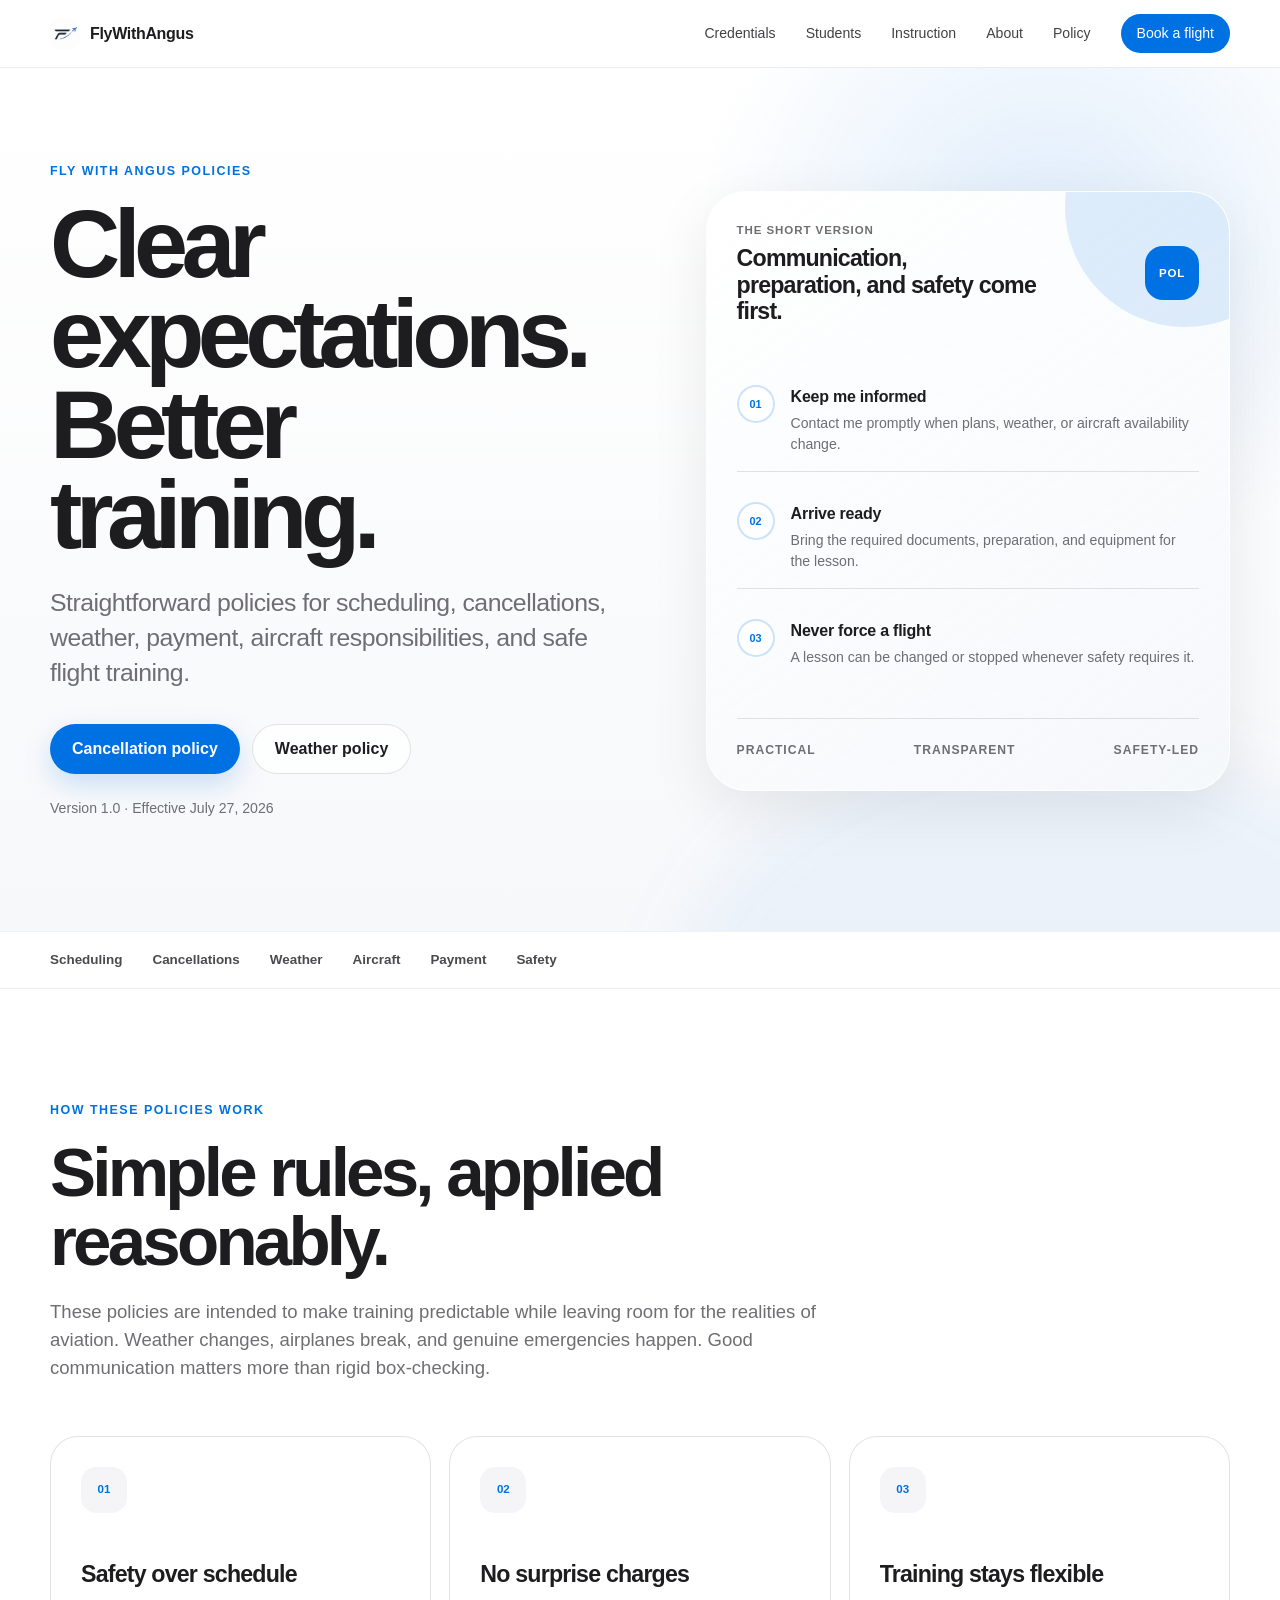
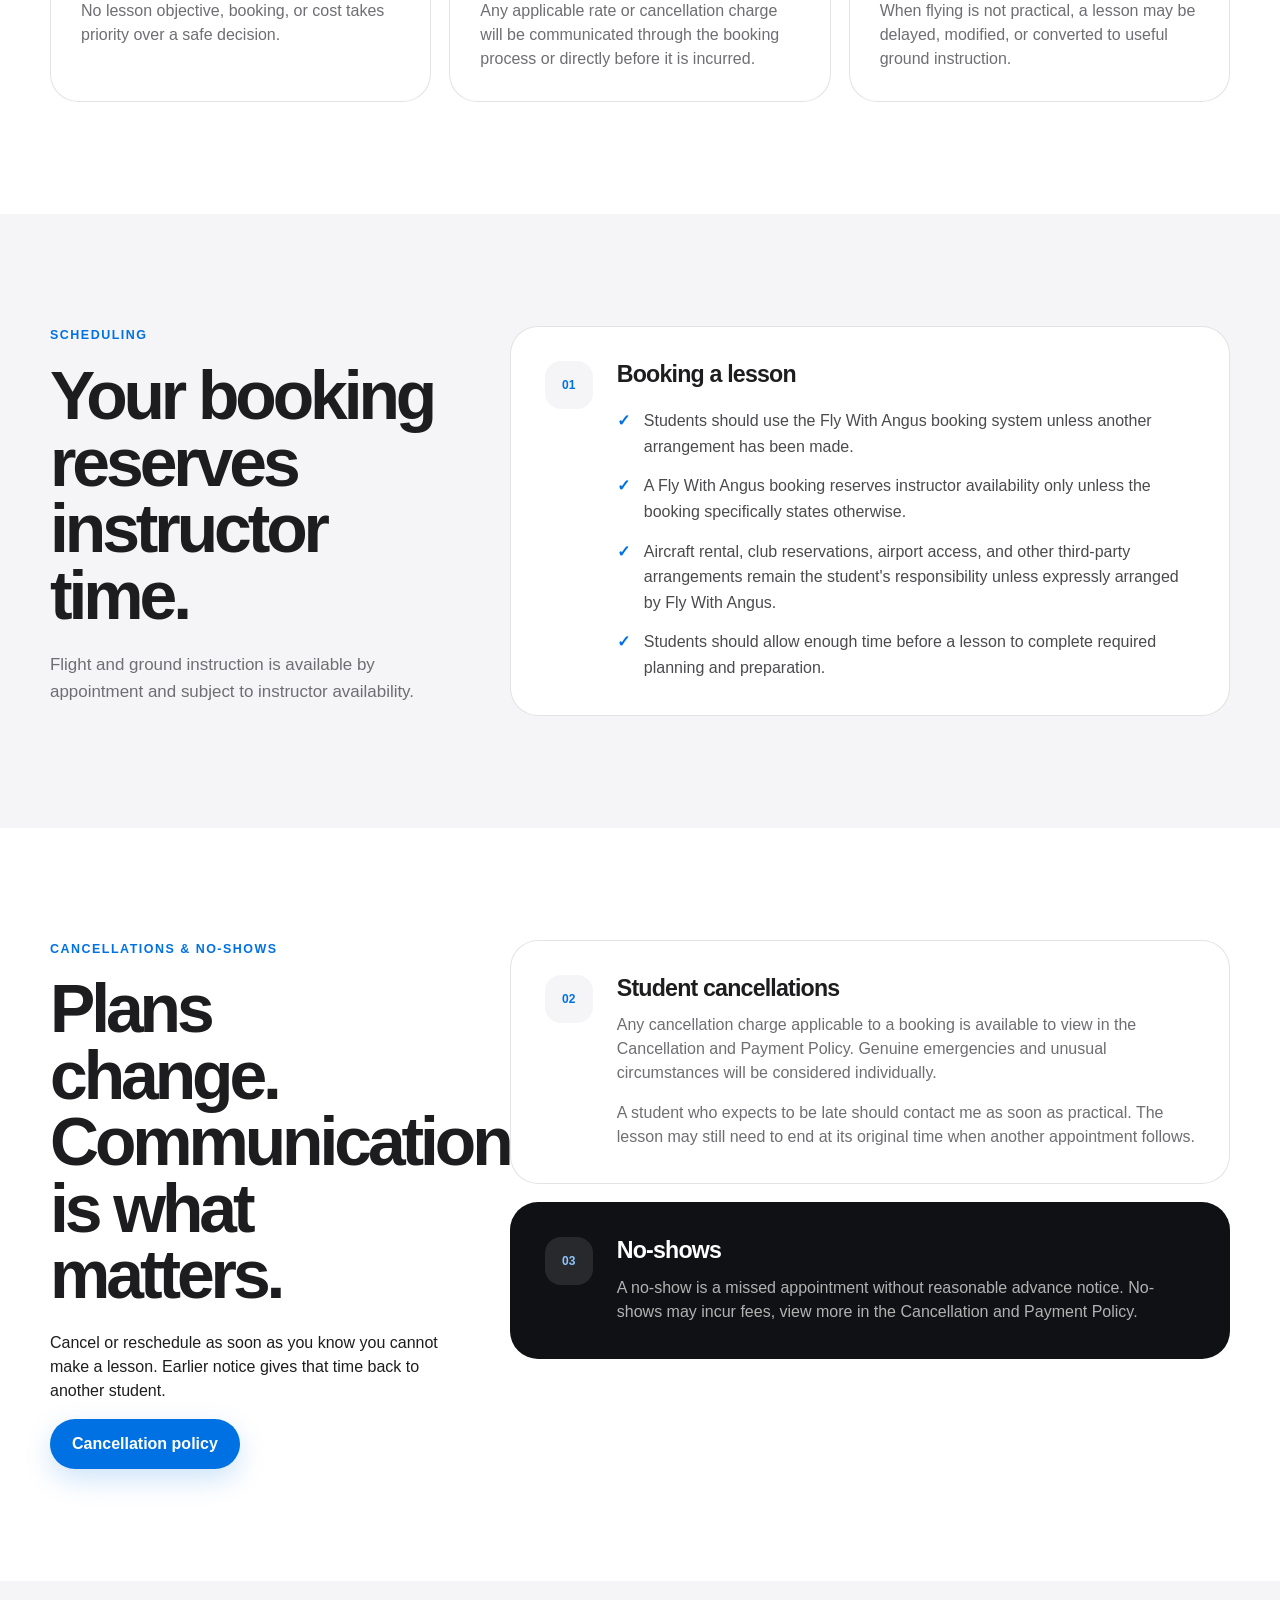
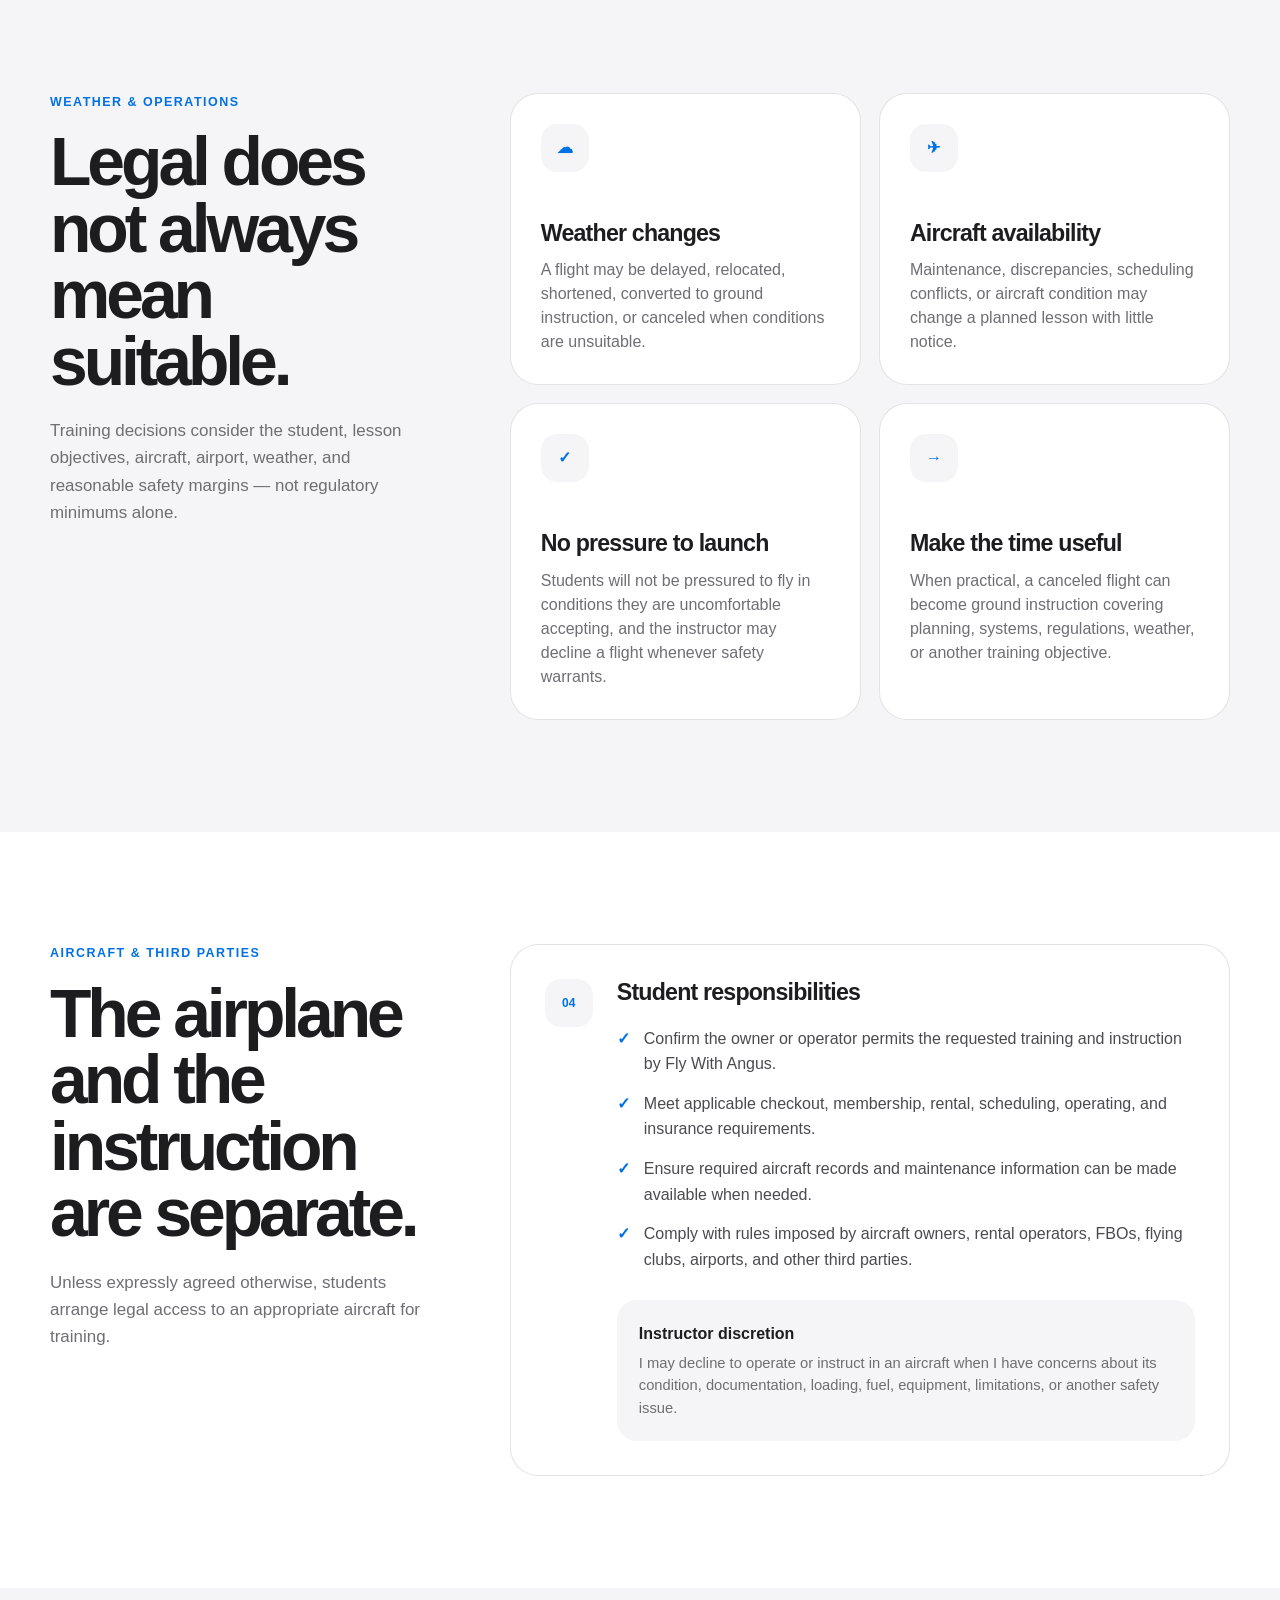
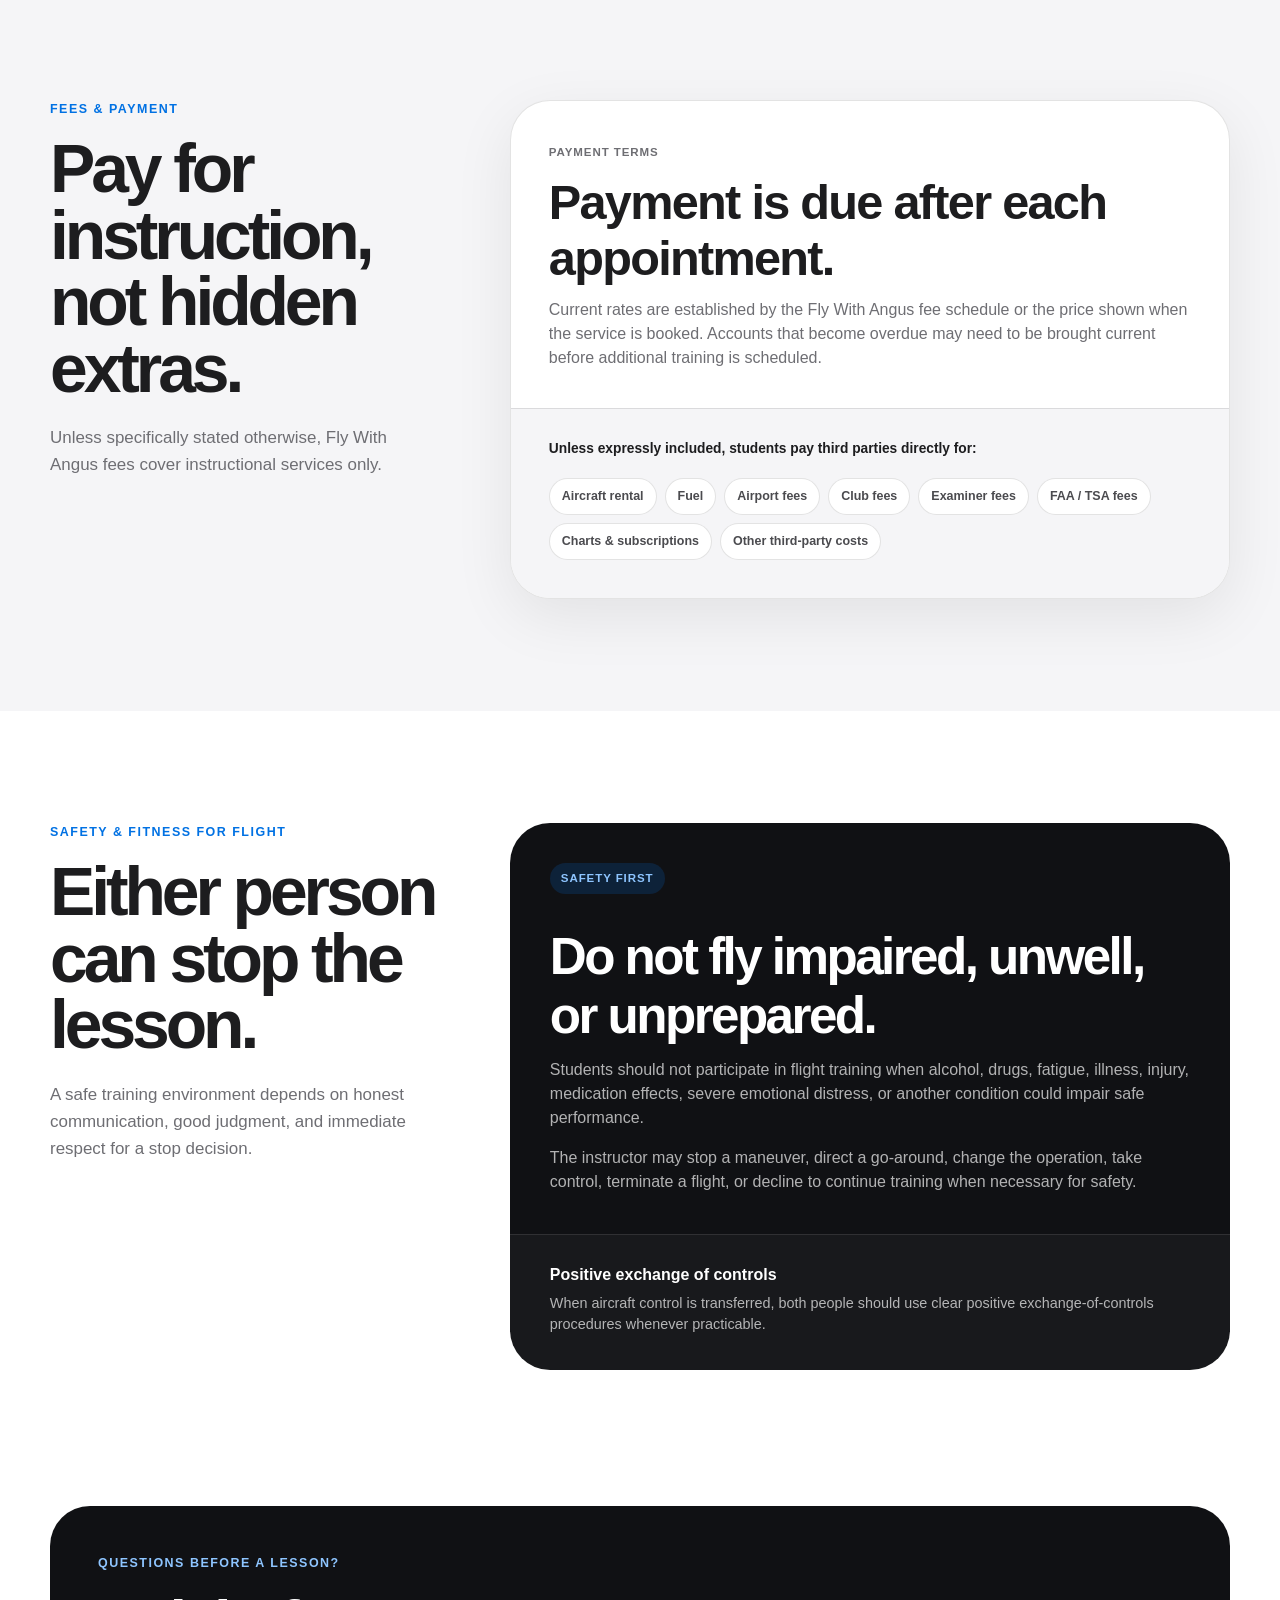
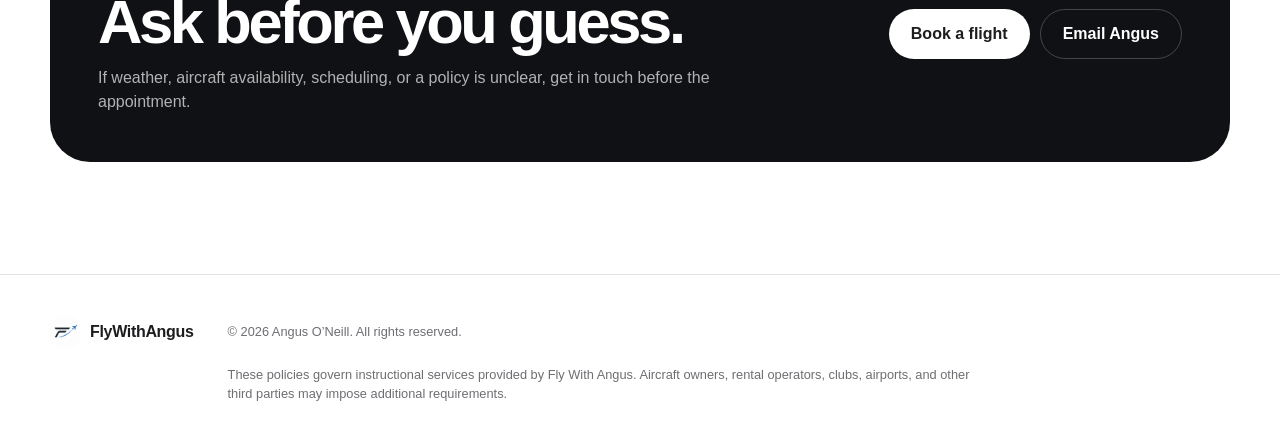
<file: policy.html>
<!DOCTYPE html>
<html lang="en">
<head>
  <meta charset="UTF-8" />
  <link rel="icon" type="image/png" href="/favicon.png">
  <link rel="apple-touch-icon" href="/favicon.png">
  <meta name="viewport" content="width=device-width, initial-scale=1.0" />
  <meta
    name="description"
    content="Fly With Angus scheduling, cancellation, weather, payment, aircraft, and training policies for flight instruction in West Michigan."
  />
  <meta name="theme-color" content="#f5f5f7" />
  <title>Policies | Fly With Angus</title>
  <meta property="og:site_name" content="Fly With Angus">

  <script type="application/ld+json">
  {
    "@context": "https://schema.org",
    "@type": "WebPage",
    "name": "Fly With Angus Policies",
    "url": "https://flywithangus.com/policy"
  }
  </script>

  <link rel="stylesheet" href="styles.css" />
  <link rel="stylesheet" href="policy.css" />
  <script src="script.js" defer></script>
</head>
<body class="policy-page">
  <a class="skip-link" href="#main-content">Skip to content</a>

  <header class="site-header" id="top">
    <nav class="nav container" aria-label="Primary navigation">
      <a class="brand" href="/" aria-label="FlyWithAngus home">
        <img class="brand-mark" aria-hidden="true" src="./favicon.png" alt="">
        <span>FlyWithAngus</span>
      </a>

      <button
        class="nav-toggle"
        type="button"
        aria-expanded="false"
        aria-controls="nav-links"
        aria-label="Open navigation"
      >
        <span></span>
        <span></span>
      </button>

      <div class="nav-links" id="nav-links">
        <a href="/#credentials">Credentials</a>
        <a href="/students">Students</a>
        <a href="/#instruction">Instruction</a>
        <a href="/#about">About</a>
        <a href="/policy">Policy</a>
        <a class="nav-cta" href="/#booking">Book a flight</a>
      </div>
    </nav>
  </header>

  <main id="main-content">
    <section class="policy-hero section">
      <div class="container policy-hero-grid">
        <div class="policy-hero-copy reveal">
          <p class="eyebrow">Fly With Angus policies</p>
          <h1>Clear expectations. Better training.</h1>
          <p class="policy-hero-lead">
            Straightforward policies for scheduling, cancellations, weather, payment,
            aircraft responsibilities, and safe flight training.
          </p>
          <div class="hero-actions">
            <a class="button button-primary" href="#cancellations">Cancellation policy</a>
            <a class="button button-secondary" href="#weather">Weather policy</a>
          </div>
          <p class="hero-note">Version 1.0 · Effective July 27, 2026</p>
        </div>

        <div class="policy-summary-card reveal" aria-label="Policy summary">
          <div class="policy-card-heading">
            <div>
              <span class="card-label">The short version</span>
              <strong>Communication, preparation, and safety come first.</strong>
            </div>
            <span class="policy-card-badge">POL</span>
          </div>

          <div class="policy-summary-list">
            <div class="policy-summary-item">
              <span class="policy-summary-icon">01</span>
              <div>
                <strong>Keep me informed</strong>
                <p>Contact me promptly when plans, weather, or aircraft availability change.</p>
              </div>
            </div>
            <div class="policy-summary-item">
              <span class="policy-summary-icon">02</span>
              <div>
                <strong>Arrive ready</strong>
                <p>Bring the required documents, preparation, and equipment for the lesson.</p>
              </div>
            </div>
            <div class="policy-summary-item">
              <span class="policy-summary-icon">03</span>
              <div>
                <strong>Never force a flight</strong>
                <p>A lesson can be changed or stopped whenever safety requires it.</p>
              </div>
            </div>
          </div>

          <div class="policy-card-footer">
            <span>Practical</span>
            <span>Transparent</span>
            <span>Safety-led</span>
          </div>
        </div>
      </div>
    </section>

    <nav class="policy-jumpbar" aria-label="Policy sections">
      <div class="container policy-jumpbar-inner">
        <a href="#scheduling">Scheduling</a>
        <a href="#cancellations">Cancellations</a>
        <a href="#weather">Weather</a>
        <a href="#aircraft">Aircraft</a>
        <a href="#payment">Payment</a>
        <a href="#safety">Safety</a>
      </div>
    </nav>

    <section class="section" id="overview">
      <div class="container">
        <div class="section-heading reveal">
          <p class="eyebrow">How these policies work</p>
          <h2>Simple rules, applied reasonably.</h2>
          <p>
            These policies are intended to make training predictable while leaving room for
            the realities of aviation. Weather changes, airplanes break, and genuine emergencies happen.
            Good communication matters more than rigid box-checking.
          </p>
        </div>

        <div class="policy-principles-grid">
          <article class="policy-principle reveal">
            <span>01</span>
            <h3>Safety over schedule</h3>
            <p>No lesson objective, booking, or cost takes priority over a safe decision.</p>
          </article>
          <article class="policy-principle reveal">
            <span>02</span>
            <h3>No surprise charges</h3>
            <p>Any applicable rate or cancellation charge will be communicated through the booking process or directly before it is incurred.</p>
          </article>
          <article class="policy-principle reveal">
            <span>03</span>
            <h3>Training stays flexible</h3>
            <p>When flying is not practical, a lesson may be delayed, modified, or converted to useful ground instruction.</p>
          </article>
        </div>
      </div>
    </section>

    <section class="section section-alt" id="scheduling">
      <div class="container policy-section-layout">
        <div class="policy-section-heading reveal">
          <p class="eyebrow">Scheduling</p>
          <h2>Your booking reserves instructor time.</h2>
          <p>
            Flight and ground instruction is available by appointment and subject to instructor availability.
          </p>
        </div>

        <div class="policy-detail-card reveal">
          <div class="policy-detail-number">01</div>
          <div class="policy-detail-content">
            <h3>Booking a lesson</h3>
            <ul class="policy-list">
              <li>Students should use the Fly With Angus booking system unless another arrangement has been made.</li>
              <li>A Fly With Angus booking reserves instructor availability only unless the booking specifically states otherwise.</li>
              <li>Aircraft rental, club reservations, airport access, and other third-party arrangements remain the student's responsibility unless expressly arranged by Fly With Angus.</li>
              <li>Students should allow enough time before a lesson to complete required planning and preparation.</li>
            </ul>
          </div>
        </div>
      </div>
    </section>

    <section class="section" id="cancellations">
      <div class="container policy-section-layout">
        <div class="policy-section-heading reveal">
          <p class="eyebrow">Cancellations &amp; no-shows</p>
          <h2>Plans change. Communication is what matters.</h2>
          <p>
            Cancel or reschedule as soon as you know you cannot make a lesson. Earlier notice gives that time back to another student.
          </p>
          <a class="button button-primary" href="./assets/resources/policy/Cancellation and Payment Policy.pdf">Cancellation policy</a>
        </div>

        <div class="policy-detail-stack">
          <article class="policy-detail-card reveal">
            <div class="policy-detail-number">02</div>
            <div class="policy-detail-content">
              <h3>Student cancellations</h3>
              <p>
                Any cancellation charge applicable to a booking is available to view in the Cancellation and Payment Policy.
                Genuine emergencies and unusual circumstances will be considered individually.
              </p>
              <p>
                A student who expects to be late should contact me as soon as practical. The lesson may still need to end at its original time when another appointment follows.
              </p>
            </div>
          </article>

          <article class="policy-detail-card policy-detail-card-dark reveal">
            <div class="policy-detail-number">03</div>
            <div class="policy-detail-content">
              <h3>No-shows</h3>
              <p>
                A no-show is a missed appointment without reasonable advance notice. No-shows may incur fees, view more in the Cancellation and Payment Policy.
              </p>
            </div>
          </article>
        </div>
      </div>
    </section>

    <section class="section section-alt" id="weather">
      <div class="container policy-section-layout">
        <div class="policy-section-heading reveal">
          <p class="eyebrow">Weather &amp; operations</p>
          <h2>Legal does not always mean suitable.</h2>
          <p>
            Training decisions consider the student, lesson objectives, aircraft, airport, weather, and reasonable safety margins — not regulatory minimums alone.
          </p>
        </div>

        <div class="weather-grid">
          <article class="weather-card reveal">
            <span class="weather-icon" aria-hidden="true">☁</span>
            <h3>Weather changes</h3>
            <p>A flight may be delayed, relocated, shortened, converted to ground instruction, or canceled when conditions are unsuitable.</p>
          </article>
          <article class="weather-card reveal">
            <span class="weather-icon" aria-hidden="true">✈</span>
            <h3>Aircraft availability</h3>
            <p>Maintenance, discrepancies, scheduling conflicts, or aircraft condition may change a planned lesson with little notice.</p>
          </article>
          <article class="weather-card reveal">
            <span class="weather-icon" aria-hidden="true">✓</span>
            <h3>No pressure to launch</h3>
            <p>Students will not be pressured to fly in conditions they are uncomfortable accepting, and the instructor may decline a flight whenever safety warrants.</p>
          </article>
          <article class="weather-card reveal">
            <span class="weather-icon" aria-hidden="true">→</span>
            <h3>Make the time useful</h3>
            <p>When practical, a canceled flight can become ground instruction covering planning, systems, regulations, weather, or another training objective.</p>
          </article>
        </div>
      </div>
    </section>

    <section class="section" id="aircraft">
      <div class="container policy-section-layout">
        <div class="policy-section-heading reveal">
          <p class="eyebrow">Aircraft &amp; third parties</p>
          <h2>The airplane and the instruction are separate.</h2>
          <p>
            Unless expressly agreed otherwise, students arrange legal access to an appropriate aircraft for training.
          </p>
        </div>

        <div class="policy-detail-card reveal">
          <div class="policy-detail-number">04</div>
          <div class="policy-detail-content">
            <h3>Student responsibilities</h3>
            <ul class="policy-list">
              <li>Confirm the owner or operator permits the requested training and instruction by Fly With Angus.</li>
              <li>Meet applicable checkout, membership, rental, scheduling, operating, and insurance requirements.</li>
              <li>Ensure required aircraft records and maintenance information can be made available when needed.</li>
              <li>Comply with rules imposed by aircraft owners, rental operators, FBOs, flying clubs, airports, and other third parties.</li>
            </ul>
            <div class="policy-note">
              <strong>Instructor discretion</strong>
              <p>I may decline to operate or instruct in an aircraft when I have concerns about its condition, documentation, loading, fuel, equipment, limitations, or another safety issue.</p>
            </div>
          </div>
        </div>
      </div>
    </section>

    <section class="section section-alt" id="payment">
      <div class="container policy-section-layout">
        <div class="policy-section-heading reveal">
          <p class="eyebrow">Fees &amp; payment</p>
          <h2>Pay for instruction, not hidden extras.</h2>
          <p>
            Unless specifically stated otherwise, Fly With Angus fees cover instructional services only.
          </p>
        </div>

        <div class="payment-card reveal">
          <div class="payment-card-main">
            <span class="card-label">Payment terms</span>
            <h3>Payment is due after each appointment.</h3>
            <p>
              Current rates are established by the Fly With Angus fee schedule or the price shown when the service is booked.
              Accounts that become overdue may need to be brought current before additional training is scheduled.
            </p>
          </div>
          <div class="payment-excludes">
            <strong>Unless expressly included, students pay third parties directly for:</strong>
            <div class="payment-tags">
              <span>Aircraft rental</span>
              <span>Fuel</span>
              <span>Airport fees</span>
              <span>Club fees</span>
              <span>Examiner fees</span>
              <span>FAA / TSA fees</span>
              <span>Charts &amp; subscriptions</span>
              <span>Other third-party costs</span>
            </div>
          </div>
        </div>
      </div>
    </section>

    <section class="section" id="safety">
      <div class="container policy-section-layout">
        <div class="policy-section-heading reveal">
          <p class="eyebrow">Safety &amp; fitness for flight</p>
          <h2>Either person can stop the lesson.</h2>
          <p>
            A safe training environment depends on honest communication, good judgment, and immediate respect for a stop decision.
          </p>
        </div>

        <div class="safety-panel reveal">
          <div class="safety-panel-copy">
            <span class="safety-mark">Safety first</span>
            <h3>Do not fly impaired, unwell, or unprepared.</h3>
            <p>
              Students should not participate in flight training when alcohol, drugs, fatigue, illness, injury, medication effects,
              severe emotional distress, or another condition could impair safe performance.
            </p>
            <p>
              The instructor may stop a maneuver, direct a go-around, change the operation, take control, terminate a flight, or decline to continue training when necessary for safety.
            </p>
          </div>
          <div class="safety-panel-rule">
            <strong>Positive exchange of controls</strong>
            <p>When aircraft control is transferred, both people should use clear positive exchange-of-controls procedures whenever practicable.</p>
          </div>
        </div>
      </div>
    </section>

    <section class="section policy-cta-section">
      <div class="container policy-cta reveal">
        <div>
          <p class="eyebrow eyebrow-light">Questions before a lesson?</p>
          <h2>Ask before you guess.</h2>
          <p>
            If weather, aircraft availability, scheduling, or a policy is unclear, get in touch before the appointment.
          </p>
        </div>
        <div class="policy-cta-actions">
          <a class="button button-light" href="/#booking">Book a flight</a>
          <a class="button button-dark-outline" href="mailto:angus@flywithangus.com">Email Angus</a>
        </div>
      </div>
    </section>
  </main>

  <footer class="site-footer">
    <div class="container footer-inner">
      <a class="brand footer-brand" href="/">
        <img class="brand-mark" aria-hidden="true" src="./favicon.png" alt="">
        <span>FlyWithAngus</span>
      </a>
      <p>© <span id="current-year"></span> Angus O’Neill. All rights reserved.</p>
      <p class="footer-disclaimer">
        These policies govern instructional services provided by Fly With Angus. Aircraft owners,
        rental operators, clubs, airports, and other third parties may impose additional requirements.
      </p>
    </div>
  </footer>
</body>
</html>
</file>
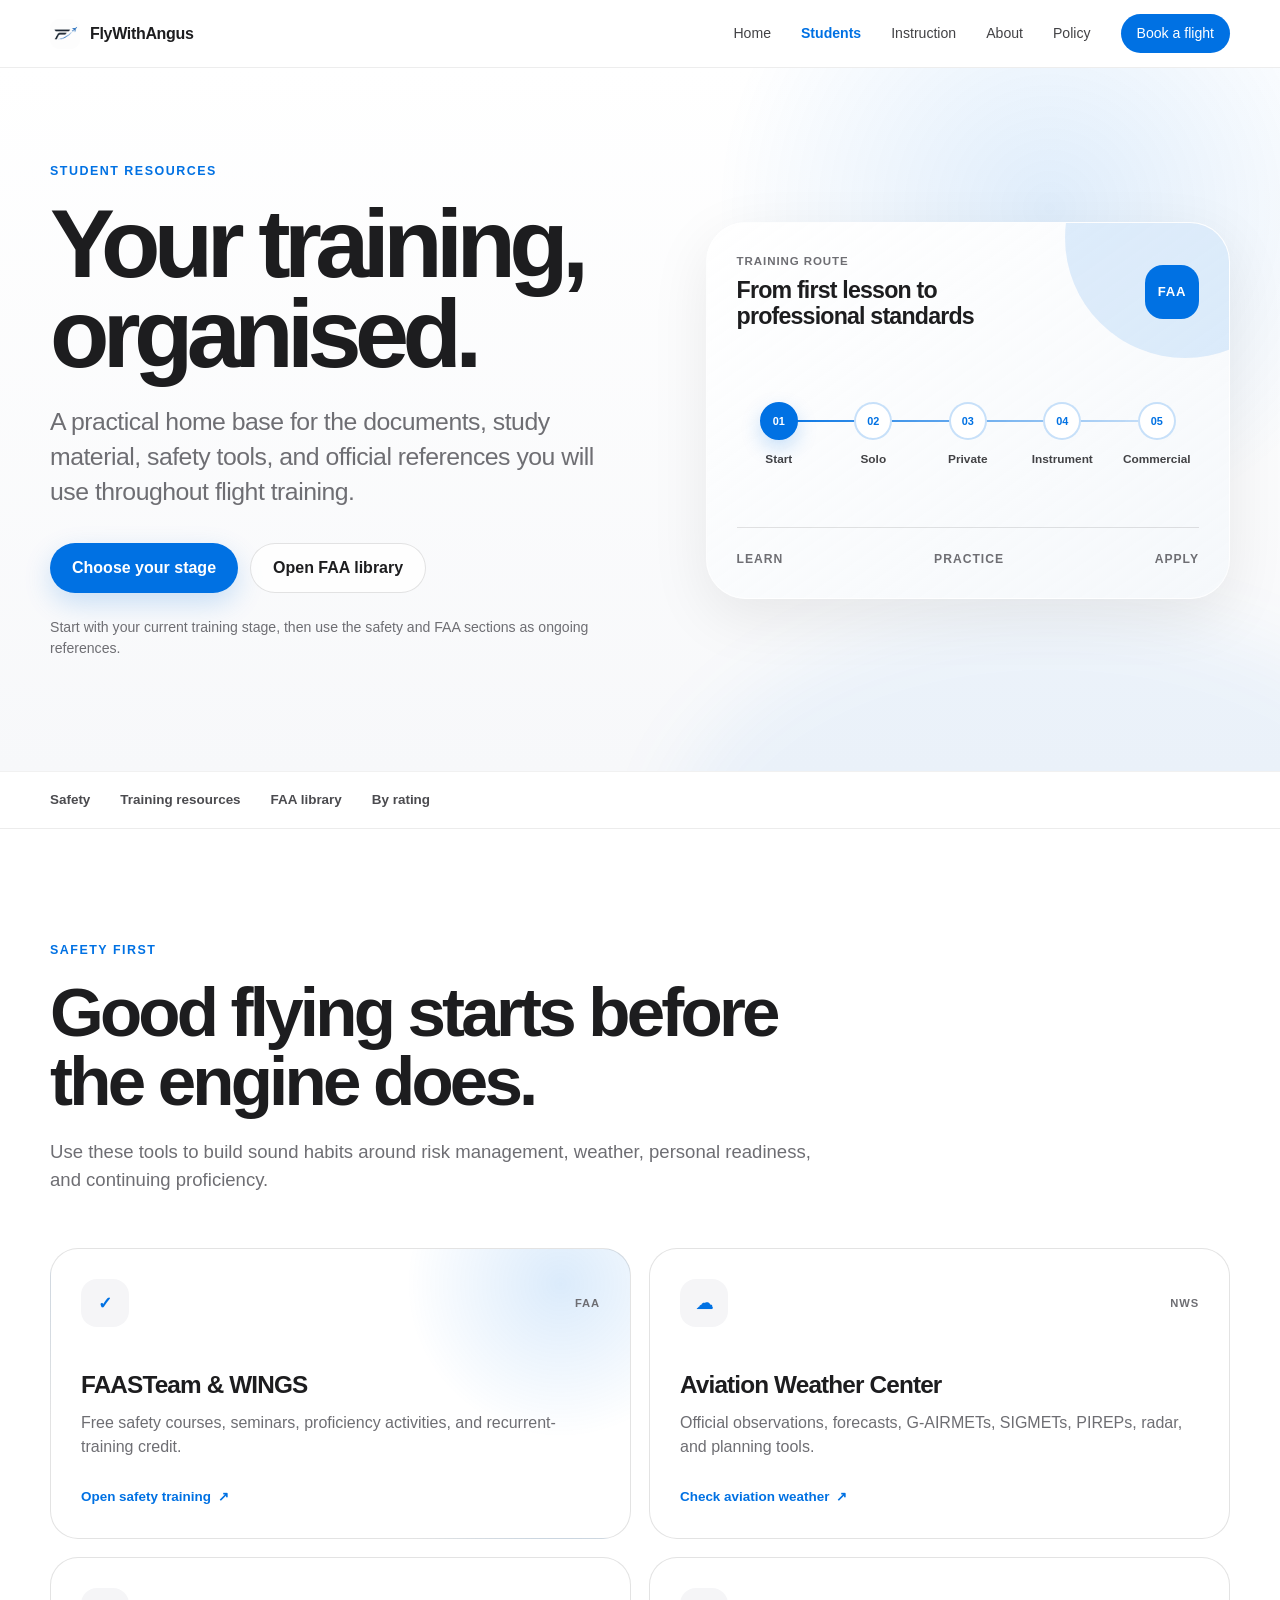
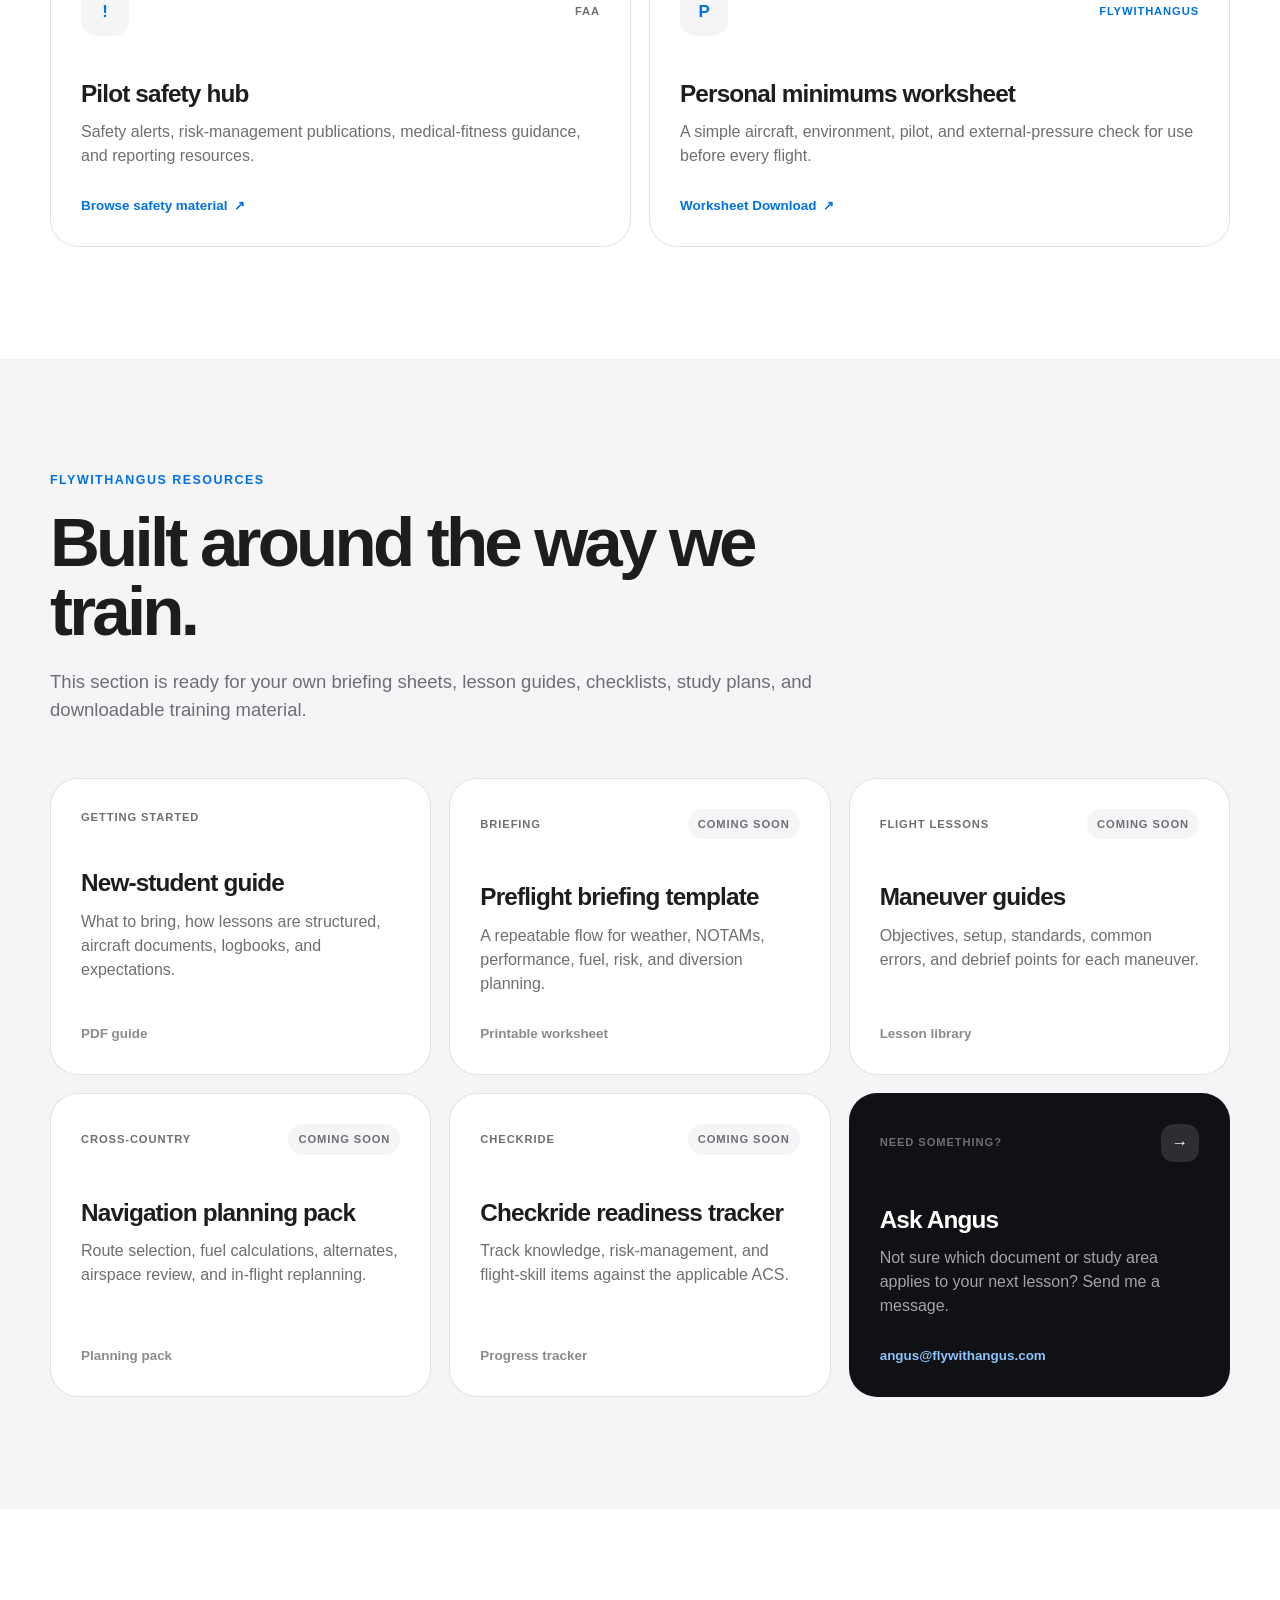
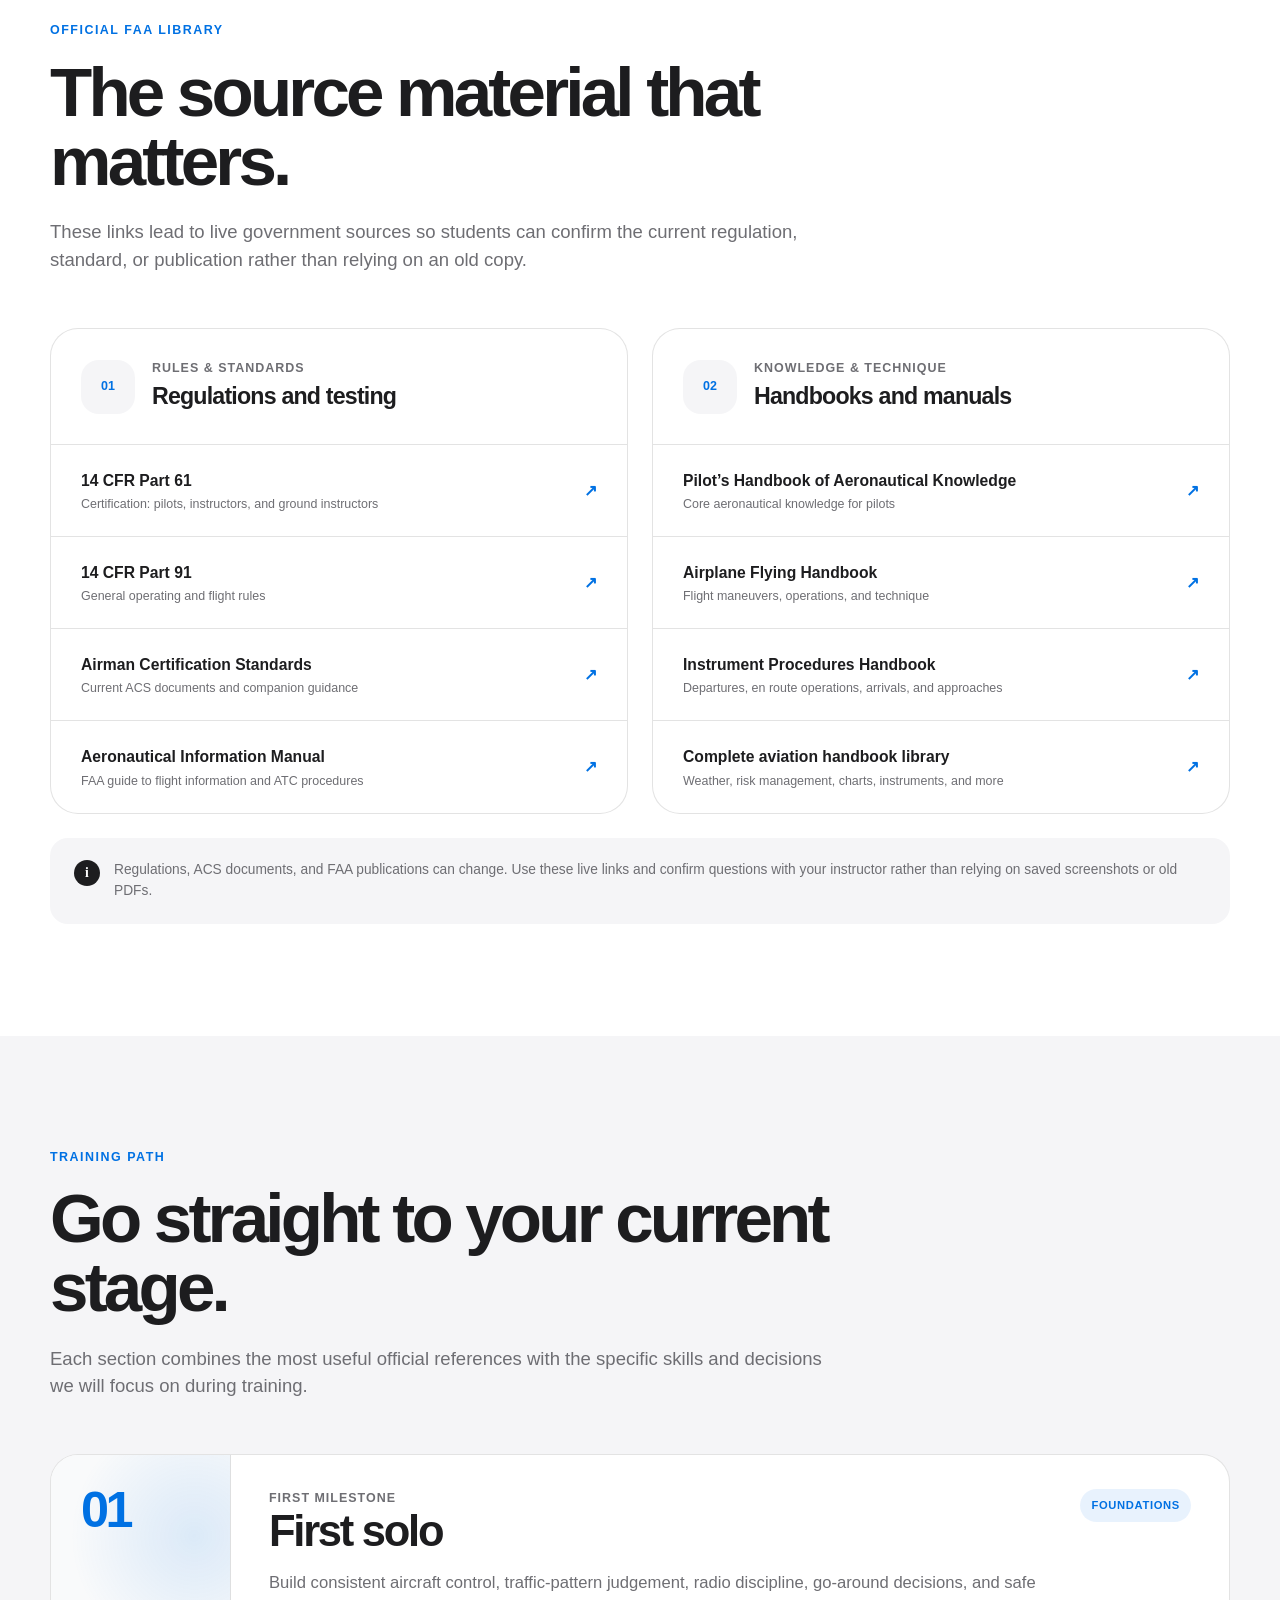
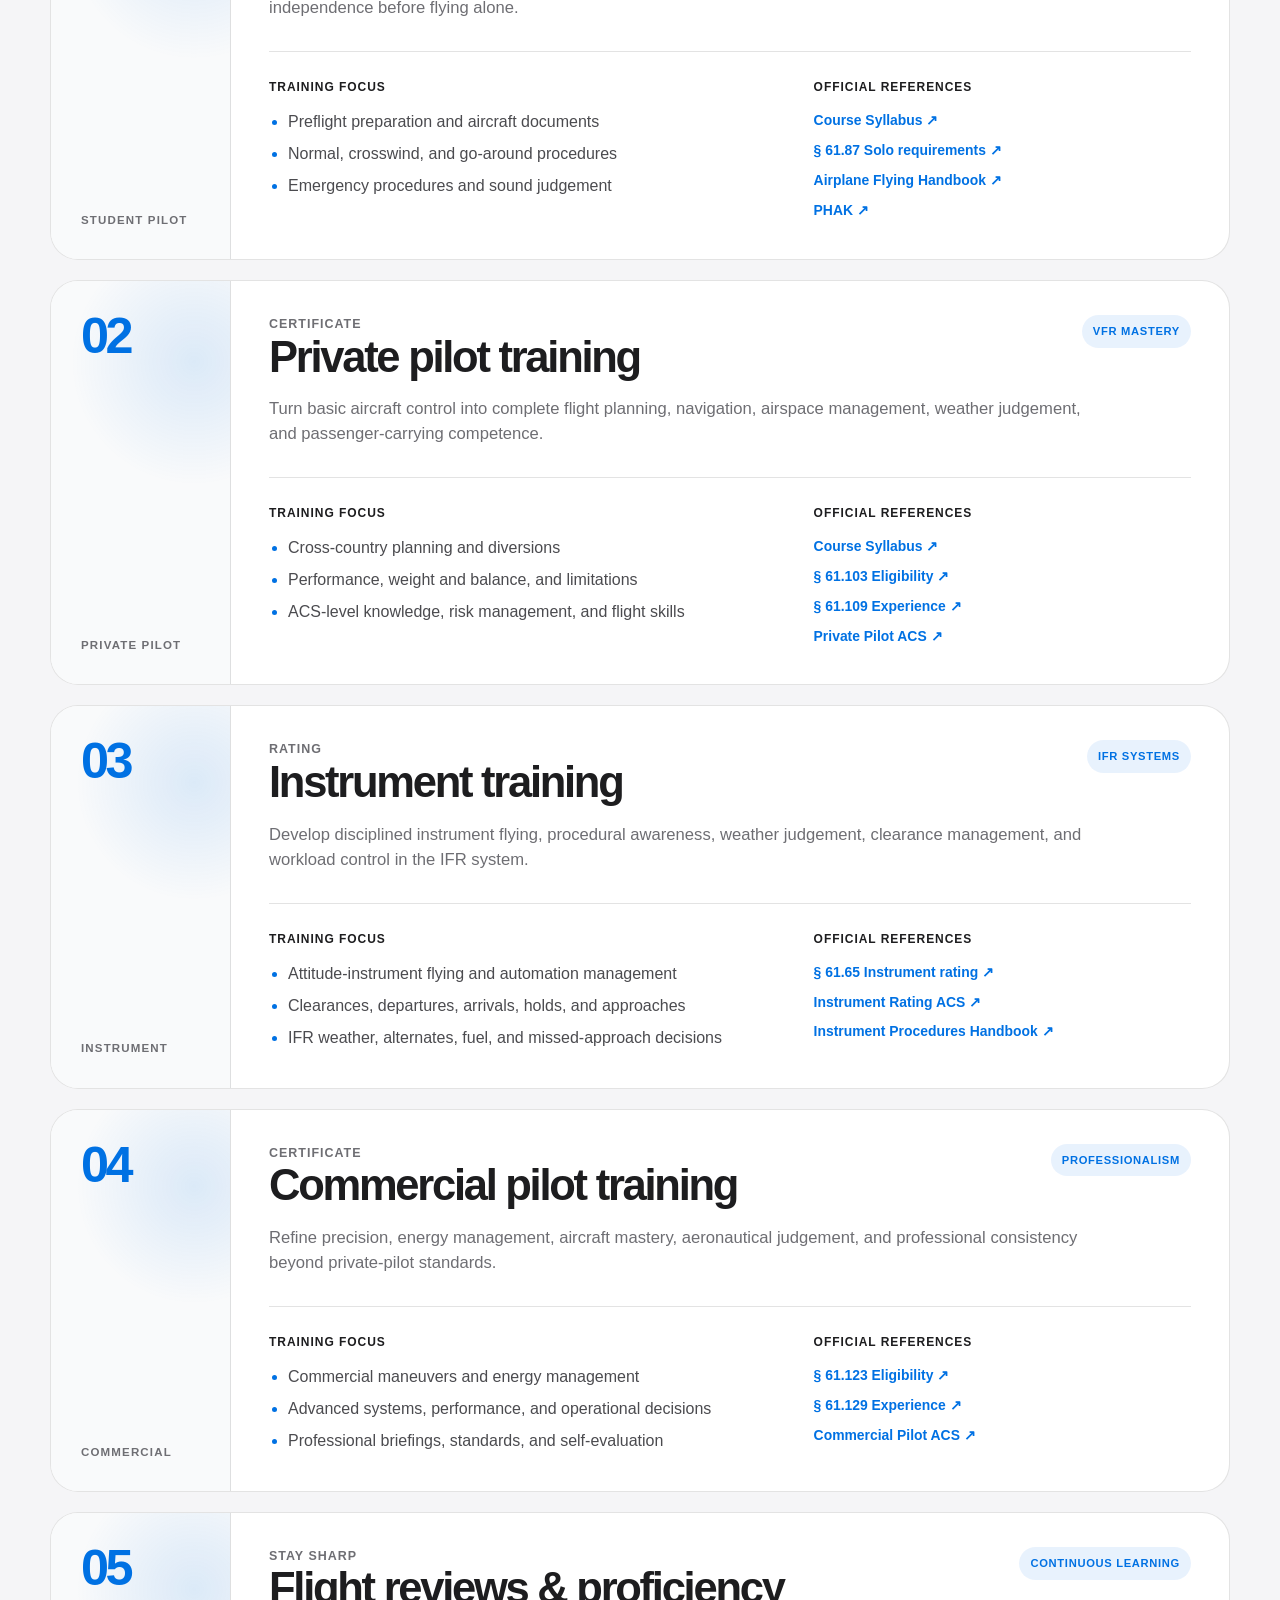
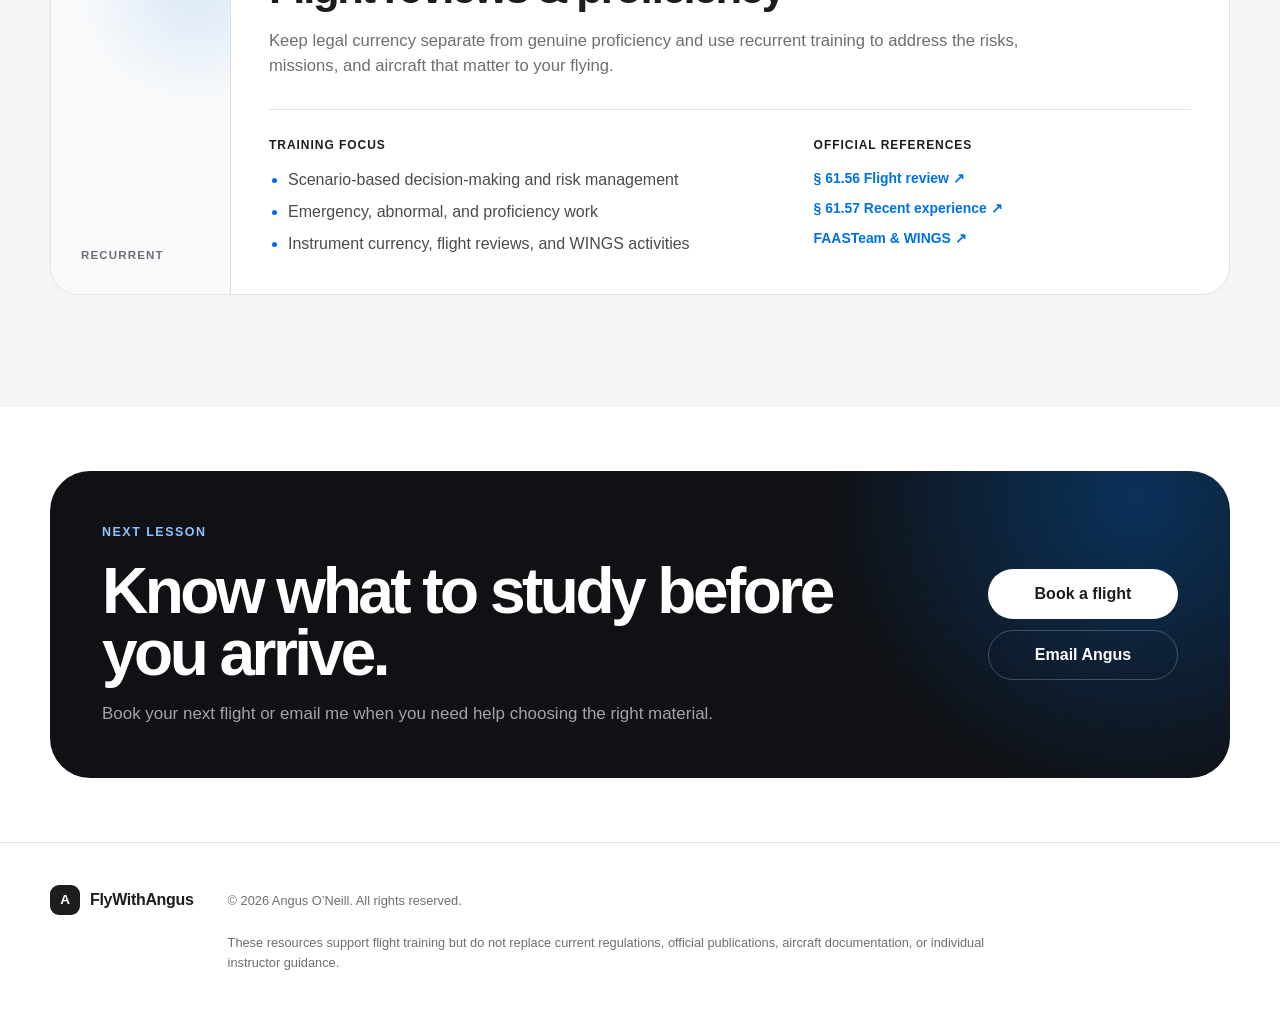
<file: students-old.html>
<!DOCTYPE html>
<html lang="en">
<head>
  <meta charset="UTF-8" />
  <link rel="icon" type="image/png" href="/favicon.png">
<link rel="apple-touch-icon" href="/favicon.png">
  <meta name="viewport" content="width=device-width, initial-scale=1.0" />
  <meta
    name="description"
    content="Flight-training resources for Fly With Angus students, including safety tools, FAA regulations, Airman Certification Standards, handbooks, and rating-specific study guides."
  />
  <meta name="theme-color" content="#f5f5f7" />
  <title>Student Resources | Fly With Angus</title>
  <meta property="og:site_name" content="Fly With Angus">

<script type="application/ld+json">
{
  "@context": "https://schema.org",
  "@type": "WebSite",
  "name": "Fly With Angus",
  "url": "https://flywithangus.com/"
}
</script>
  <link rel="stylesheet" href="styles.css" />
  <link rel="stylesheet" href="students.css" />
  <script src="script.js" defer></script>
</head>
<body class="students-page">
  <a class="skip-link" href="#main-content">Skip to content</a>

  <header class="site-header" id="top">
    <nav class="nav container" aria-label="Primary navigation">
      <a class="brand" href="/" aria-label="FlyWithAngus home">
        <img class="brand-mark" aria-hidden="true" src="./favicon.png"></img>
        <span>FlyWithAngus</span>
      </a>
      <button
        class="nav-toggle"
        type="button"
        aria-expanded="false"
        aria-controls="nav-links"
        aria-label="Open navigation"
      >
        <span></span>
        <span></span>
      </button>

      <div class="nav-links" id="nav-links">
        <a href="/">Home</a>
        <a href="/students" aria-current="page">Students</a>
        <a href="index.html#instruction">Instruction</a>
        <a href="index.html#about">About</a>
        <a href="/policy">Policy</a>
        <a class="nav-cta" href="index.html#booking">Book a flight</a>
      </div>
    </nav>
  </header>

  <main id="main-content">
    <section class="student-hero section">
      <div class="container student-hero-grid">
        <div class="student-hero-copy reveal">
          <p class="eyebrow">Student resources</p>
          <h1>Your training, organised.</h1>
          <p class="student-hero-lead">
            A practical home base for the documents, study material, safety tools,
            and official references you will use throughout flight training.
          </p>
          <div class="hero-actions">
            <a class="button button-primary" href="#training-path">Choose your stage</a>
            <a class="button button-secondary" href="#faa-library">Open FAA library</a>
          </div>
          <p class="hero-note">
            Start with your current training stage, then use the safety and FAA sections as ongoing references.
          </p>
        </div>

        <div class="training-route-card reveal" aria-label="Flight training progression">
          <div class="route-card-heading">
            <div>
              <span class="card-label">Training route</span>
              <strong>From first lesson to professional standards</strong>
            </div>
            <span class="route-card-badge">FAA</span>
          </div>

          <div class="training-route" aria-hidden="true">
            <div class="training-route-track"></div>
            <div class="training-stop training-stop-complete">
              <span>01</span>
              <strong>Start</strong>
            </div>
            <div class="training-stop">
              <span>02</span>
              <strong>Solo</strong>
            </div>
            <div class="training-stop">
              <span>03</span>
              <strong>Private</strong>
            </div>
            <div class="training-stop">
              <span>04</span>
              <strong>Instrument</strong>
            </div>
            <div class="training-stop">
              <span>05</span>
              <strong>Commercial</strong>
            </div>
          </div>

          <div class="route-card-footer">
            <span>Learn</span>
            <span>Practice</span>
            <span>Apply</span>
          </div>
        </div>
      </div>
    </section>

    <nav class="resource-jumpbar" aria-label="Student resource sections">
      <div class="container resource-jumpbar-inner">
        <a href="#safety">Safety</a>
        <a href="#angus-resources">Training resources</a>
        <a href="#faa-library">FAA library</a>
        <a href="#training-path">By rating</a>
      </div>
    </nav>

    <section class="section" id="safety">
      <div class="container">
        <div class="section-heading reveal">
          <p class="eyebrow">Safety first</p>
          <h2>Good flying starts before the engine does.</h2>
          <p>
            Use these tools to build sound habits around risk management, weather,
            personal readiness, and continuing proficiency.
          </p>
        </div>

        <div class="resource-grid resource-grid-featured">
          <a
            class="resource-card resource-card-featured reveal"
            href="https://www.faa.gov/faasteam"
            target="_blank"
            rel="noopener noreferrer"
          >
            <div class="resource-card-topline">
              <span class="resource-icon" aria-hidden="true">✓</span>
              <span class="resource-source">FAA</span>
            </div>
            <h3>FAASTeam &amp; WINGS</h3>
            <p>Free safety courses, seminars, proficiency activities, and recurrent-training credit.</p>
            <span class="resource-link">Open safety training <span aria-hidden="true">↗</span></span>
          </a>

          <a
            class="resource-card reveal"
            href="https://aviationweather.gov/"
            target="_blank"
            rel="noopener noreferrer"
          >
            <div class="resource-card-topline">
              <span class="resource-icon" aria-hidden="true">☁</span>
              <span class="resource-source">NWS</span>
            </div>
            <h3>Aviation Weather Center</h3>
            <p>Official observations, forecasts, G-AIRMETs, SIGMETs, PIREPs, radar, and planning tools.</p>
            <span class="resource-link">Check aviation weather <span aria-hidden="true">↗</span></span>
          </a>

          <a
            class="resource-card reveal"
            href="https://www.faa.gov/pilots/safety"
            target="_blank"
            rel="noopener noreferrer"
          >
            <div class="resource-card-topline">
              <span class="resource-icon" aria-hidden="true">!</span>
              <span class="resource-source">FAA</span>
            </div>
            <h3>Pilot safety hub</h3>
            <p>Safety alerts, risk-management publications, medical-fitness guidance, and reporting resources.</p>
            <span class="resource-link">Browse safety material <span aria-hidden="true">↗</span></span>
          </a>

          <a
            class="resource-card reveal"
            href="./assets/resources/students/PersonalMinimums.pdf"
            target="_blank"
            rel="noopener noreferrer"
          >
            <div class="resource-card-topline">
              <span class="resource-icon" aria-hidden="true">P</span>
              <span class="resource-source resource-source-angus">FlyWithAngus</span>
            </div>
            <h3>Personal minimums worksheet</h3>
            <p>A simple aircraft, environment, pilot, and external-pressure check for use before every flight.</p>
            <span class="resource-link">Worksheet Download <span aria-hidden="true">↗</span></span>
          </a>
        </div>
      </div>
    </section>

    <section class="section section-alt" id="angus-resources">
      <div class="container">
        <div class="section-heading reveal">
          <p class="eyebrow">FlyWithAngus resources</p>
          <h2>Built around the way we train.</h2>
          <p>
            This section is ready for your own briefing sheets, lesson guides,
            checklists, study plans, and downloadable training material.
          </p>
        </div>

        <div class="resource-grid">
          <a
            class="resource-card reveal"
            href="./assets/resources/students/New Student Guide-1.pdf"
            target="_blank"
            rel="noopener noreferrer"
          >
            <div class="resource-card-topline">
              <span class="resource-type">Getting started</span>
            </div>
            <h3>New-student guide</h3>
            <p>What to bring, how lessons are structured, aircraft documents, logbooks, and expectations.</p>
            <span class="resource-link resource-link-muted">PDF guide</span>
          </a>

          <article class="resource-card reveal">
            <div class="resource-card-topline">
              <span class="resource-type">Briefing</span>
              <span class="resource-status">Coming soon</span>
            </div>
            <h3>Preflight briefing template</h3>
            <p>A repeatable flow for weather, NOTAMs, performance, fuel, risk, and diversion planning.</p>
            <span class="resource-link resource-link-muted">Printable worksheet</span>
          </article>

          <article class="resource-card reveal">
            <div class="resource-card-topline">
              <span class="resource-type">Flight lessons</span>
              <span class="resource-status">Coming soon</span>
            </div>
            <h3>Maneuver guides</h3>
            <p>Objectives, setup, standards, common errors, and debrief points for each maneuver.</p>
            <span class="resource-link resource-link-muted">Lesson library</span>
          </article>

          <article class="resource-card reveal">
            <div class="resource-card-topline">
              <span class="resource-type">Cross-country</span>
              <span class="resource-status">Coming soon</span>
            </div>
            <h3>Navigation planning pack</h3>
            <p>Route selection, fuel calculations, alternates, airspace review, and in-flight replanning.</p>
            <span class="resource-link resource-link-muted">Planning pack</span>
          </article>

          <article class="resource-card reveal">
            <div class="resource-card-topline">
              <span class="resource-type">Checkride</span>
              <span class="resource-status">Coming soon</span>
            </div>
            <h3>Checkride readiness tracker</h3>
            <p>Track knowledge, risk-management, and flight-skill items against the applicable ACS.</p>
            <span class="resource-link resource-link-muted">Progress tracker</span>
          </article>

          <article class="resource-card resource-card-ask reveal">
            <div class="resource-card-topline">
              <span class="resource-type">Need something?</span>
              <span class="resource-icon resource-icon-small" aria-hidden="true">→</span>
            </div>
            <h3>Ask Angus</h3>
            <p>Not sure which document or study area applies to your next lesson? Send me a message.</p>
            <a class="resource-link" href="mailto:angus@flywithangus.com">angus@flywithangus.com</a>
          </article>
        </div>
      </div>
    </section>

    <section class="section" id="faa-library">
      <div class="container">
        <div class="section-heading reveal">
          <p class="eyebrow">Official FAA library</p>
          <h2>The source material that matters.</h2>
          <p>
            These links lead to live government sources so students can confirm the
            current regulation, standard, or publication rather than relying on an old copy.
          </p>
        </div>

        <div class="library-layout">
          <div class="library-column reveal">
            <div class="library-heading">
              <span class="library-number">01</span>
              <div>
                <p class="card-kicker">Rules &amp; standards</p>
                <h3>Regulations and testing</h3>
              </div>
            </div>

            <a class="library-row" href="https://www.ecfr.gov/current/title-14/chapter-I/subchapter-D/part-61" target="_blank" rel="noopener noreferrer">
              <span><strong>14 CFR Part 61</strong><small>Certification: pilots, instructors, and ground instructors</small></span>
              <span aria-hidden="true">↗</span>
            </a>
            <a class="library-row" href="https://www.ecfr.gov/current/title-14/chapter-I/subchapter-F/part-91" target="_blank" rel="noopener noreferrer">
              <span><strong>14 CFR Part 91</strong><small>General operating and flight rules</small></span>
              <span aria-hidden="true">↗</span>
            </a>
            <a class="library-row" href="https://www.faa.gov/training_testing/testing/acs" target="_blank" rel="noopener noreferrer">
              <span><strong>Airman Certification Standards</strong><small>Current ACS documents and companion guidance</small></span>
              <span aria-hidden="true">↗</span>
            </a>
            <a class="library-row" href="https://www.faa.gov/air_traffic/publications/atpubs/aim_html/" target="_blank" rel="noopener noreferrer">
              <span><strong>Aeronautical Information Manual</strong><small>FAA guide to flight information and ATC procedures</small></span>
              <span aria-hidden="true">↗</span>
            </a>
          </div>

          <div class="library-column reveal">
            <div class="library-heading">
              <span class="library-number">02</span>
              <div>
                <p class="card-kicker">Knowledge &amp; technique</p>
                <h3>Handbooks and manuals</h3>
              </div>
            </div>

            <a class="library-row" href="https://www.faa.gov/regulations_policies/handbooks_manuals/aviation/phak" target="_blank" rel="noopener noreferrer">
              <span><strong>Pilot’s Handbook of Aeronautical Knowledge</strong><small>Core aeronautical knowledge for pilots</small></span>
              <span aria-hidden="true">↗</span>
            </a>
            <a class="library-row" href="https://www.faa.gov/regulations_policies/handbooks_manuals/aviation/airplane_handbook" target="_blank" rel="noopener noreferrer">
              <span><strong>Airplane Flying Handbook</strong><small>Flight maneuvers, operations, and technique</small></span>
              <span aria-hidden="true">↗</span>
            </a>
            <a class="library-row" href="https://www.faa.gov/regulations_policies/handbooks_manuals/aviation/instrument_procedures_handbook" target="_blank" rel="noopener noreferrer">
              <span><strong>Instrument Procedures Handbook</strong><small>Departures, en route operations, arrivals, and approaches</small></span>
              <span aria-hidden="true">↗</span>
            </a>
            <a class="library-row" href="https://www.faa.gov/regulations_policies/handbooks_manuals/aviation" target="_blank" rel="noopener noreferrer">
              <span><strong>Complete aviation handbook library</strong><small>Weather, risk management, charts, instruments, and more</small></span>
              <span aria-hidden="true">↗</span>
            </a>
          </div>
        </div>

        <div class="official-source-note reveal">
          <span aria-hidden="true">i</span>
          <p>
            Regulations, ACS documents, and FAA publications can change. Use these live links and
            confirm questions with your instructor rather than relying on saved screenshots or old PDFs.
          </p>
        </div>
      </div>
    </section>

    <section class="section section-alt" id="training-path">
      <div class="container">
        <div class="section-heading reveal">
          <p class="eyebrow">Training path</p>
          <h2>Go straight to your current stage.</h2>
          <p>
            Each section combines the most useful official references with the specific
            skills and decisions we will focus on during training.
          </p>
        </div>

        <div class="stage-list">
          <article class="stage-card reveal" id="first-solo">
            <div class="stage-card-side">
              <span class="stage-number">01</span>
              <p>Student pilot</p>
            </div>
            <div class="stage-card-main">
              <div class="stage-card-heading">
                <div>
                  <p class="card-kicker">First milestone</p>
                  <h3>First solo</h3>
                </div>
                <span class="stage-tag">Foundations</span>
              </div>
              <p class="stage-intro">
                Build consistent aircraft control, traffic-pattern judgement, radio discipline,
                go-around decisions, and safe independence before flying alone.
              </p>
              <div class="stage-focus-grid">
                <div>
                  <strong>Training focus</strong>
                  <ul>
                    <li>Preflight preparation and aircraft documents</li>
                    <li>Normal, crosswind, and go-around procedures</li>
                    <li>Emergency procedures and sound judgement</li>
                  </ul>
                </div>
                <div>
                  <strong>Official references</strong>
                  <div class="stage-links">
                    <a href="./assets/resources/students/PrivatePilot-Syllabus-1.pdf" target="_blank" rel="noopener noreferrer">Course Syllabus ↗</a>
                    <a href="https://www.ecfr.gov/current/title-14/chapter-I/subchapter-D/part-61/subpart-C/section-61.87" target="_blank" rel="noopener noreferrer">§ 61.87 Solo requirements ↗</a>
                    <a href="https://www.faa.gov/regulations_policies/handbooks_manuals/aviation/airplane_handbook" target="_blank" rel="noopener noreferrer">Airplane Flying Handbook ↗</a>
                    <a href="https://www.faa.gov/regulations_policies/handbooks_manuals/aviation/phak" target="_blank" rel="noopener noreferrer">PHAK ↗</a>
                  </div>
                </div>
              </div>
            </div>
          </article>

          <article class="stage-card reveal" id="private-pilot">
            <div class="stage-card-side">
              <span class="stage-number">02</span>
              <p>Private pilot</p>
            </div>
            <div class="stage-card-main">
              <div class="stage-card-heading">
                <div>
                  <p class="card-kicker">Certificate</p>
                  <h3>Private pilot training</h3>
                </div>
                <span class="stage-tag">VFR mastery</span>
              </div>
              <p class="stage-intro">
                Turn basic aircraft control into complete flight planning, navigation,
                airspace management, weather judgement, and passenger-carrying competence.
              </p>
              <div class="stage-focus-grid">
                <div>
                  <strong>Training focus</strong>
                  <ul>
                    <li>Cross-country planning and diversions</li>
                    <li>Performance, weight and balance, and limitations</li>
                    <li>ACS-level knowledge, risk management, and flight skills</li>
                  </ul>
                </div>
                <div>
                  <strong>Official references</strong>
                  <div class="stage-links">
                    <a href="./assets/resources/students/PrivatePilot-Syllabus-1.pdf" target="_blank" rel="noopener noreferrer">Course Syllabus ↗</a>
                    <a href="https://www.ecfr.gov/current/title-14/chapter-I/subchapter-D/part-61/subpart-E/section-61.103" target="_blank" rel="noopener noreferrer">§ 61.103 Eligibility ↗</a>
                    <a href="https://www.ecfr.gov/current/title-14/chapter-I/subchapter-D/part-61/subpart-E/section-61.109" target="_blank" rel="noopener noreferrer">§ 61.109 Experience ↗</a>
                    <a href="https://www.faa.gov/training_testing/testing/acs" target="_blank" rel="noopener noreferrer">Private Pilot ACS ↗</a>
                  </div>
                </div>
              </div>
            </div>
          </article>

          <article class="stage-card reveal" id="instrument-rating">
            <div class="stage-card-side">
              <span class="stage-number">03</span>
              <p>Instrument</p>
            </div>
            <div class="stage-card-main">
              <div class="stage-card-heading">
                <div>
                  <p class="card-kicker">Rating</p>
                  <h3>Instrument training</h3>
                </div>
                <span class="stage-tag">IFR systems</span>
              </div>
              <p class="stage-intro">
                Develop disciplined instrument flying, procedural awareness, weather judgement,
                clearance management, and workload control in the IFR system.
              </p>
              <div class="stage-focus-grid">
                <div>
                  <strong>Training focus</strong>
                  <ul>
                    <li>Attitude-instrument flying and automation management</li>
                    <li>Clearances, departures, arrivals, holds, and approaches</li>
                    <li>IFR weather, alternates, fuel, and missed-approach decisions</li>
                  </ul>
                </div>
                <div>
                  <strong>Official references</strong>
                  <div class="stage-links">
                    <a href="https://www.ecfr.gov/current/title-14/chapter-I/subchapter-D/part-61/subpart-B/section-61.65" target="_blank" rel="noopener noreferrer">§ 61.65 Instrument rating ↗</a>
                    <a href="https://www.faa.gov/training_testing/testing/acs" target="_blank" rel="noopener noreferrer">Instrument Rating ACS ↗</a>
                    <a href="https://www.faa.gov/regulations_policies/handbooks_manuals/aviation/instrument_procedures_handbook" target="_blank" rel="noopener noreferrer">Instrument Procedures Handbook ↗</a>
                  </div>
                </div>
              </div>
            </div>
          </article>

          <article class="stage-card reveal" id="commercial-pilot">
            <div class="stage-card-side">
              <span class="stage-number">04</span>
              <p>Commercial</p>
            </div>
            <div class="stage-card-main">
              <div class="stage-card-heading">
                <div>
                  <p class="card-kicker">Certificate</p>
                  <h3>Commercial pilot training</h3>
                </div>
                <span class="stage-tag">Professionalism</span>
              </div>
              <p class="stage-intro">
                Refine precision, energy management, aircraft mastery, aeronautical judgement,
                and professional consistency beyond private-pilot standards.
              </p>
              <div class="stage-focus-grid">
                <div>
                  <strong>Training focus</strong>
                  <ul>
                    <li>Commercial maneuvers and energy management</li>
                    <li>Advanced systems, performance, and operational decisions</li>
                    <li>Professional briefings, standards, and self-evaluation</li>
                  </ul>
                </div>
                <div>
                  <strong>Official references</strong>
                  <div class="stage-links">
                    <a href="https://www.ecfr.gov/current/title-14/chapter-I/subchapter-D/part-61/subpart-F/section-61.123" target="_blank" rel="noopener noreferrer">§ 61.123 Eligibility ↗</a>
                    <a href="https://www.ecfr.gov/current/title-14/chapter-I/subchapter-D/part-61/subpart-F/section-61.129" target="_blank" rel="noopener noreferrer">§ 61.129 Experience ↗</a>
                    <a href="https://www.faa.gov/training_testing/testing/acs" target="_blank" rel="noopener noreferrer">Commercial Pilot ACS ↗</a>
                  </div>
                </div>
              </div>
            </div>
          </article>

          <article class="stage-card reveal" id="recurrent-training">
            <div class="stage-card-side">
              <span class="stage-number">05</span>
              <p>Recurrent</p>
            </div>
            <div class="stage-card-main">
              <div class="stage-card-heading">
                <div>
                  <p class="card-kicker">Stay sharp</p>
                  <h3>Flight reviews &amp; proficiency</h3>
                </div>
                <span class="stage-tag">Continuous learning</span>
              </div>
              <p class="stage-intro">
                Keep legal currency separate from genuine proficiency and use recurrent training
                to address the risks, missions, and aircraft that matter to your flying.
              </p>
              <div class="stage-focus-grid">
                <div>
                  <strong>Training focus</strong>
                  <ul>
                    <li>Scenario-based decision-making and risk management</li>
                    <li>Emergency, abnormal, and proficiency work</li>
                    <li>Instrument currency, flight reviews, and WINGS activities</li>
                  </ul>
                </div>
                <div>
                  <strong>Official references</strong>
                  <div class="stage-links">
                    <a href="https://www.ecfr.gov/current/title-14/chapter-I/subchapter-D/part-61/subpart-A/section-61.56" target="_blank" rel="noopener noreferrer">§ 61.56 Flight review ↗</a>
                    <a href="https://www.ecfr.gov/current/title-14/chapter-I/subchapter-D/part-61/subpart-A/section-61.57" target="_blank" rel="noopener noreferrer">§ 61.57 Recent experience ↗</a>
                    <a href="https://www.faa.gov/faasteam" target="_blank" rel="noopener noreferrer">FAASTeam &amp; WINGS ↗</a>
                  </div>
                </div>
              </div>
            </div>
          </article>
        </div>
      </div>
    </section>

    <section class="section student-cta-section">
      <div class="container student-cta reveal">
        <div>
          <p class="eyebrow eyebrow-light">Next lesson</p>
          <h2>Know what to study before you arrive.</h2>
          <p>
            Book your next flight or email me when you need help choosing the right material.
          </p>
        </div>
        <div class="student-cta-actions">
          <a class="button button-light" href="index.html#booking">Book a flight</a>
          <a class="button button-dark-outline" href="mailto:angus@flywithangus.com">Email Angus</a>
        </div>
      </div>
    </section>
  </main>

  <footer class="site-footer">
    <div class="container footer-inner">
      <a class="brand footer-brand" href="index.html">
        <span class="brand-mark" aria-hidden="true">A</span>
        <span>FlyWithAngus</span>
      </a>
      <p>© <span id="current-year"></span> Angus O’Neill. All rights reserved.</p>
      <p class="footer-disclaimer">
        These resources support flight training but do not replace current regulations,
        official publications, aircraft documentation, or individual instructor guidance.
      </p>
    </div>
  </footer>
</body>
</html>
</file>
<file: styles.css>
:root {
  --background: #ffffff;
  --background-alt: #f5f5f7;
  --surface: rgba(255, 255, 255, 0.78);
  --text: #1d1d1f;
  --muted: #6e6e73;
  --line: rgba(29, 29, 31, 0.12);
  --dark: #101114;
  --accent: #0071e3;
  --accent-hover: #0077ed;
  --success: #2f9e44;
  --radius-small: 18px;
  --radius: 28px;
  --radius-large: 40px;
  --shadow-soft: 0 18px 60px rgba(0, 0, 0, 0.08);
  --max-width: 1180px;
  --nav-height: 68px;
}

* {
  box-sizing: border-box;
}

html {
  scroll-behavior: smooth;
}

.brand {
  display: flex;
  align-items: center;
  gap: 18px;
  color: #1d1d1f;
  text-decoration: none;
}

.brand-logo {
  width: 60px;
  height: 60px;
  object-fit: contain;
  display: block;
}

.brand-name {
  font-size: 32px;
  font-weight: 700;
  letter-spacing: -0.02em;
}

body {
  margin: 0;
  background: var(--background);
  color: var(--text);
  font-family: -apple-system, BlinkMacSystemFont, "SF Pro Display", "SF Pro Text",
    "Helvetica Neue", Arial, sans-serif;
  font-size: 16px;
  line-height: 1.5;
  -webkit-font-smoothing: antialiased;
  text-rendering: optimizeLegibility;
}

body.nav-open {
  overflow: hidden;
}

img,
svg {
  display: block;
  max-width: 100%;
}

button,
input,
select,
textarea {
  font: inherit;
}

a {
  color: inherit;
  text-decoration: none;
}

p,
h1,
h2,
h3 {
  margin-top: 0;
}

p:last-child {
  margin-bottom: 0;
}

.skip-link {
  position: fixed;
  top: 10px;
  left: 10px;
  z-index: 1000;
  transform: translateY(-150%);
  padding: 10px 14px;
  border-radius: 10px;
  background: var(--text);
  color: #fff;
}

.skip-link:focus {
  transform: translateY(0);
}

.container {
  width: min(calc(100% - 40px), var(--max-width));
  margin: 0 auto;
}

.section {
  padding: 112px 0;
}

.section-tight {
  padding: 48px 0;
}

.section-alt {
  background: var(--background-alt);
}

.section-dark {
  background: var(--dark);
  color: #fff;
}

.eyebrow {
  margin-bottom: 18px;
  color: var(--accent);
  font-size: 0.78rem;
  font-weight: 700;
  letter-spacing: 0.12em;
  text-transform: uppercase;
}

.eyebrow-light {
  color: #8ec5ff;
}

.site-header {
  position: sticky;
  top: 0;
  z-index: 100;
  height: var(--nav-height);
  border-bottom: 1px solid rgba(29, 29, 31, 0.08);
  background: rgba(255, 255, 255, 0.76);
  backdrop-filter: saturate(180%) blur(20px);
  -webkit-backdrop-filter: saturate(180%) blur(20px);
}

.nav {
  display: flex;
  align-items: center;
  justify-content: space-between;
  height: 100%;
}

.brand {
  display: inline-flex;
  align-items: center;
  gap: 10px;
  font-weight: 700;
  letter-spacing: -0.02em;
}

.brand-mark {
  display: grid;
  width: 30px;
  height: 30px;
  place-items: center;
  border-radius: 9px;
  background: var(--text);
  color: #fff;
  font-size: 0.85rem;
  font-weight: 800;
}

.nav-links {
  display: flex;
  align-items: center;
  gap: 30px;
  color: #424245;
  font-size: 0.88rem;
  font-weight: 500;
}

.nav-links a:not(.nav-cta) {
  transition: color 180ms ease;
}

.nav-links a:not(.nav-cta):hover {
  color: var(--accent);
}

.nav-cta {
  padding: 9px 16px;
  border-radius: 999px;
  background: var(--accent);
  color: #fff;
  transition: background 180ms ease, transform 180ms ease;
}

.nav-cta:hover {
  background: var(--accent-hover);
  transform: translateY(-1px);
}

.nav-toggle {
  display: none;
  width: 42px;
  height: 42px;
  border: 0;
  background: transparent;
  cursor: pointer;
}

.nav-toggle span {
  display: block;
  width: 18px;
  height: 1.5px;
  margin: 5px auto;
  background: var(--text);
  transition: transform 180ms ease;
}

.hero {
  position: relative;
  overflow: hidden;
  min-height: calc(100vh - var(--nav-height));
  display: grid;
  align-items: center;
  padding-top: 86px;
  background:
    radial-gradient(circle at 78% 18%, rgba(0, 113, 227, 0.11), transparent 26%),
    linear-gradient(180deg, #fff 0%, #f8f8fa 100%);
}

.hero::after {
  content: "";
  position: absolute;
  inset: auto -15% -45% 34%;
  height: 65%;
  border-radius: 50%;
  background: rgba(0, 113, 227, 0.05);
  filter: blur(30px);
}

.hero-grid {
  position: relative;
  z-index: 1;
  display: grid;
  grid-template-columns: minmax(0, 1.05fr) minmax(360px, 0.95fr);
  gap: 72px;
  align-items: center;
}

.hero h1 {
  max-width: 780px;
  margin-bottom: 24px;
  font-size: clamp(3.5rem, 7.4vw, 6.8rem);
  line-height: 0.94;
  letter-spacing: -0.065em;
}

.hero-lead {
  max-width: 650px;
  margin-bottom: 34px;
  color: var(--muted);
  font-size: clamp(1.18rem, 2.2vw, 1.55rem);
  line-height: 1.4;
  letter-spacing: -0.02em;
}

.hero-actions {
  display: flex;
  flex-wrap: wrap;
  gap: 12px;
  margin-bottom: 24px;
}

.button {
  display: inline-flex;
  min-height: 50px;
  align-items: center;
  justify-content: center;
  gap: 8px;
  padding: 0 22px;
  border: 0;
  border-radius: 999px;
  font-weight: 650;
  cursor: pointer;
  transition: background 180ms ease, color 180ms ease, transform 180ms ease,
    box-shadow 180ms ease;
}

.button:hover {
  transform: translateY(-2px);
}

.button-primary {
  background: var(--accent);
  color: #fff;
  box-shadow: 0 10px 28px rgba(0, 113, 227, 0.2);
}

.button-primary:hover {
  background: var(--accent-hover);
  box-shadow: 0 14px 34px rgba(0, 113, 227, 0.28);
}

.button-secondary {
  border: 1px solid var(--line);
  background: rgba(255, 255, 255, 0.72);
  color: var(--text);
}

.button-secondary:hover {
  background: #fff;
}

.hero-note {
  color: var(--muted);
  font-size: 0.88rem;
}

.hero-visual {
  display: flex;
  justify-content: center;
}

.flight-card {
  position: relative;
  width: min(100%, 510px);
  overflow: hidden;
  padding: 30px;
  border: 1px solid rgba(255, 255, 255, 0.7);
  border-radius: var(--radius-large);
  background:
    linear-gradient(145deg, rgba(255, 255, 255, 0.92), rgba(243, 246, 250, 0.72)),
    var(--surface);
  box-shadow: var(--shadow-soft);
  backdrop-filter: blur(24px);
}

.flight-card::before {
  content: "";
  position: absolute;
  top: -90px;
  right: -70px;
  width: 220px;
  height: 220px;
  border-radius: 50%;
  background: rgba(0, 113, 227, 0.12);
  filter: blur(8px);
}

.flight-card-topline,
.flight-card-footer,
.route-labels {
  position: relative;
  z-index: 1;
  display: flex;
  align-items: center;
  justify-content: space-between;
}

.flight-card-topline {
  color: var(--muted);
  font-size: 0.82rem;
  font-weight: 650;
}

.status-dot {
  display: inline-flex;
  align-items: center;
  gap: 7px;
}

.status-dot::before {
  content: "";
  width: 7px;
  height: 7px;
  border-radius: 50%;
  background: var(--success);
  box-shadow: 0 0 0 5px rgba(47, 158, 68, 0.11);
}

.route-line {
  position: relative;
  z-index: 1;
  display: grid;
  grid-template-columns: auto 1fr auto 1fr auto;
  align-items: center;
  gap: 10px;
  margin: 76px 0 24px;
}

.route-point {
  width: 12px;
  height: 12px;
  border: 2px solid var(--accent);
  border-radius: 50%;
  background: #fff;
}

.route-track {
  height: 1px;
  background: repeating-linear-gradient(
    to right,
    rgba(29, 29, 31, 0.28),
    rgba(29, 29, 31, 0.28) 7px,
    transparent 7px,
    transparent 14px
  );
}

.route-plane {
  display: grid;
  width: 48px;
  height: 48px;
  place-items: center;
  border-radius: 50%;
  background: var(--accent);
  color: #fff;
  font-size: 1.35rem;
  box-shadow: 0 10px 24px rgba(0, 113, 227, 0.24);
}

.route-labels > div {
  display: flex;
  flex-direction: column;
}

.route-label-right {
  align-items: flex-end;
  text-align: right;
}

.route-code {
  font-size: 2.25rem;
  font-weight: 760;
  letter-spacing: -0.05em;
}

.route-labels span:last-child {
  color: var(--muted);
  font-size: 0.8rem;
}

.flight-card-footer {
  margin-top: 68px;
  padding-top: 24px;
  border-top: 1px solid var(--line);
}

.flight-card-footer > div {
  display: flex;
  flex-direction: column;
  gap: 4px;
}

.flight-card-footer > div:last-child {
  text-align: right;
}

.card-label {
  color: var(--muted);
  font-size: 0.72rem;
  font-weight: 650;
  letter-spacing: 0.08em;
  text-transform: uppercase;
}

.stats-grid {
  display: grid;
  grid-template-columns: repeat(4, 1fr);
  overflow: hidden;
  border: 1px solid var(--line);
  border-radius: var(--radius);
  background: #fff;
}

.stat {
  padding: 34px 28px;
  border-right: 1px solid var(--line);
}

.stat:last-child {
  border-right: 0;
}

.stat strong {
  display: block;
  margin-bottom: 6px;
  font-size: 2.4rem;
  line-height: 1;
  letter-spacing: -0.05em;
}

.stat span {
  color: var(--muted);
  font-size: 0.9rem;
}

.section-heading {
  max-width: 780px;
  margin-bottom: 54px;
}

.section-heading h2,
.about-copy h2,
.booking-copy h2,
.contact-card h2 {
  margin-bottom: 22px;
  font-size: clamp(2.6rem, 5.4vw, 5.1rem);
  line-height: 1;
  letter-spacing: -0.055em;
}

.section-heading > p:last-child,
.about-copy > p,
.booking-copy > p {
  color: var(--muted);
  font-size: 1.16rem;
}

.credential-grid {
  display: grid;
  grid-template-columns: repeat(2, minmax(0, 1fr));
  gap: 24px;
}

.credential-card {
  padding: 38px;
  border: 1px solid var(--line);
  border-radius: var(--radius);
  background: #fff;
}

.credential-card-header {
  display: flex;
  align-items: center;
  gap: 16px;
  margin-bottom: 30px;
}

.credential-flag {
  display: grid;
  width: 58px;
  height: 58px;
  place-items: center;
  border-radius: 18px;
  background: var(--background-alt);
  font-weight: 800;
  letter-spacing: 0.04em;
}

.card-kicker {
  margin-bottom: 2px;
  color: var(--muted);
  font-size: 0.78rem;
  font-weight: 700;
  letter-spacing: 0.08em;
  text-transform: uppercase;
}

.credential-card h3,
.hours-panel h3,
.service-card h3 {
  margin-bottom: 0;
  font-size: 1.55rem;
  letter-spacing: -0.03em;
}

.check-list {
  display: grid;
  gap: 15px;
  margin: 0;
  padding: 0;
  list-style: none;
}

.check-list li {
  position: relative;
  padding-left: 30px;
  color: #424245;
}

.check-list li::before {
  content: "✓";
  position: absolute;
  top: 0;
  left: 0;
  color: var(--accent);
  font-weight: 800;
}

.hours-panel {
  display: grid;
  grid-template-columns: 0.9fr 1.1fr;
  gap: 48px;
  margin-top: 24px;
  padding: 42px;
  border-radius: var(--radius);
  background: var(--background-alt);
}

.hours-copy h3 {
  margin-bottom: 15px;
  font-size: 2rem;
}

.hours-copy p:last-child {
  color: var(--muted);
}

.hours-grid {
  display: grid;
  grid-template-columns: repeat(3, 1fr);
  gap: 18px;
}

.hours-grid div {
  display: flex;
  min-height: 115px;
  flex-direction: column;
  justify-content: center;
  padding: 20px;
  border: 1px solid rgba(29, 29, 31, 0.08);
  border-radius: 20px;
  background: #fff;
}

.hours-grid strong {
  font-size: 1.75rem;
  letter-spacing: -0.04em;
}

.hours-grid span {
  color: var(--muted);
  font-size: 0.82rem;
}

.service-grid {
  display: grid;
  grid-template-columns: repeat(3, minmax(0, 1fr));
  gap: 18px;
}

.service-card {
  min-height: 270px;
  padding: 32px;
  border-radius: var(--radius);
  background: #fff;
}

.service-number {
  display: inline-block;
  margin-bottom: 52px;
  color: var(--accent);
  font-size: 0.82rem;
  font-weight: 750;
  letter-spacing: 0.08em;
}

.service-card h3 {
  margin-bottom: 14px;
}

.service-card p {
  color: var(--muted);
}

.about-grid {
  display: grid;
  grid-template-columns: minmax(320px, 0.85fr) minmax(0, 1.15fr);
  gap: 76px;
  align-items: center;
}

.about-portrait {
  min-height: 650px;
}

.portrait-placeholder {
  display: grid;
  width: 100%;
  height: 100%;
  min-height: 650px;
  place-items: center;
  align-content: center;
  border-radius: var(--radius-large);
  background:
    radial-gradient(circle at 50% 35%, rgba(255, 255, 255, 0.75), transparent 24%),
    linear-gradient(145deg, #dae4ef, #b7cadf 54%, #8ca8c7);
  color: rgba(29, 29, 31, 0.72);
  overflow: hidden;
}

.portrait-placeholder span {
  font-size: clamp(5rem, 13vw, 10rem);
  font-weight: 800;
  letter-spacing: -0.08em;
}

.portrait-placeholder p {
  margin-top: 16px;
  font-size: 0.9rem;
  font-weight: 650;
}

.about-copy > p {
  margin-bottom: 20px;
}

.values-list {
  display: grid;
  gap: 0;
  margin-top: 38px;
  border-top: 1px solid var(--line);
}

.values-list div {
  display: grid;
  grid-template-columns: 130px 1fr;
  gap: 24px;
  padding: 20px 0;
  border-bottom: 1px solid var(--line);
}

.values-list span {
  color: var(--muted);
}

.booking-grid {
  display: grid;
  grid-template-columns: minmax(0, 1fr) minmax(360px, 0.85fr);
  gap: 76px;
  align-items: center;
}

.booking-copy > p {
  color: rgba(255, 255, 255, 0.64);
}

.booking-meta {
  display: flex;
  flex-wrap: wrap;
  gap: 10px;
  margin-top: 30px;
}

.booking-meta span {
  padding: 9px 13px;
  border: 1px solid rgba(255, 255, 255, 0.12);
  border-radius: 999px;
  color: rgba(255, 255, 255, 0.72);
  font-size: 0.78rem;
}

.booking-card {
  padding: 32px;
  border: 1px solid rgba(255, 255, 255, 0.1);
  border-radius: var(--radius);
  background: rgba(255, 255, 255, 0.07);
  box-shadow: 0 30px 80px rgba(0, 0, 0, 0.25);
}

.form-row {
  margin-bottom: 18px;
}

.form-grid {
  display: grid;
  grid-template-columns: repeat(2, 1fr);
  gap: 14px;
}

.form-row label {
  display: block;
  margin-bottom: 8px;
  color: rgba(255, 255, 255, 0.74);
  font-size: 0.82rem;
  font-weight: 650;
}

.form-row input,
.form-row select {
  width: 100%;
  min-height: 50px;
  border: 1px solid rgba(255, 255, 255, 0.12);
  border-radius: 14px;
  outline: 0;
  background: rgba(255, 255, 255, 0.09);
  color: #fff;
  padding: 0 14px;
}

.form-row select option {
  color: var(--text);
}

.form-row input::placeholder {
  color: rgba(255, 255, 255, 0.38);
}

.form-row input:focus,
.form-row select:focus {
  border-color: #79b8ff;
  box-shadow: 0 0 0 4px rgba(0, 113, 227, 0.2);
}

.button-booking {
  width: 100%;
  margin-top: 6px;
  background: #fff;
  color: var(--text);
}

.button-booking:hover {
  background: #f5f5f7;
}

.form-note {
  margin-top: 15px;
  color: rgba(255, 255, 255, 0.46);
  font-size: 0.76rem;
}

.form-note code {
  color: rgba(255, 255, 255, 0.72);
}

.contact-section {
  padding-top: 64px;
  padding-bottom: 64px;
}

.contact-card {
  display: flex;
  align-items: center;
  justify-content: space-between;
  gap: 34px;
  padding: 48px;
  border-radius: var(--radius);
  background: var(--background-alt);
}

.contact-card h2 {
  margin-bottom: 0;
  font-size: clamp(2.2rem, 4.4vw, 4.2rem);
}

.site-footer {
  padding: 42px 0;
  border-top: 1px solid var(--line);
}

.footer-inner {
  display: grid;
  grid-template-columns: auto 1fr;
  gap: 18px 34px;
  align-items: center;
}

.footer-inner > p {
  margin: 0;
  color: var(--muted);
  font-size: 0.8rem;
}

.footer-disclaimer {
  grid-column: 2;
  max-width: 760px;
}

.reveal {
  opacity: 0;
  transform: translateY(24px);
  transition: opacity 700ms ease, transform 700ms ease;
}

.reveal.is-visible {
  opacity: 1;
  transform: translateY(0);
}

@media (prefers-reduced-motion: reduce) {
  html {
    scroll-behavior: auto;
  }

  *,
  *::before,
  *::after {
    animation-duration: 0.01ms !important;
    animation-iteration-count: 1 !important;
    transition-duration: 0.01ms !important;
    scroll-behavior: auto !important;
  }

  .reveal {
    opacity: 1;
    transform: none;
  }
}

@media (max-width: 980px) {
  .section {
    padding: 88px 0;
  }

  .hero-grid,
  .about-grid,
  .booking-grid,
  .hours-panel {
    grid-template-columns: 1fr;
  }

  .hero {
    min-height: auto;
  }

  .hero-grid {
    gap: 58px;
  }

  .hero h1 {
    max-width: 840px;
  }

  .hero-visual {
    justify-content: flex-start;
  }

  .stats-grid {
    grid-template-columns: repeat(2, 1fr);
  }

  .stat:nth-child(2) {
    border-right: 0;
  }

  .stat:nth-child(-n + 2) {
    border-bottom: 1px solid var(--line);
  }

  .service-grid {
    grid-template-columns: repeat(2, minmax(0, 1fr));
  }

  .about-portrait,
  .portrait-placeholder {
    min-height: 520px;
  }

  .hours-grid {
    grid-template-columns: repeat(3, 1fr);
  }
}

@media (max-width: 760px) {
  :root {
    --nav-height: 64px;
  }

  .container {
    width: min(calc(100% - 28px), var(--max-width));
  }

  .nav-toggle {
    display: block;
  }

  .nav-toggle[aria-expanded="true"] span:first-child {
    transform: translateY(3.25px) rotate(45deg);
  }

  .nav-toggle[aria-expanded="true"] span:last-child {
    transform: translateY(-3.25px) rotate(-45deg);
  }

  .nav-links {
    position: fixed;
    top: var(--nav-height);
    right: 0;
    left: 0;
    display: none;
    height: calc(100vh - var(--nav-height));
    flex-direction: column;
    align-items: stretch;
    gap: 0;
    padding: 24px 28px;
    background: rgba(255, 255, 255, 0.98);
  }

  .nav-links.is-open {
    display: flex;
  }

  .nav-links a {
    padding: 18px 0;
    border-bottom: 1px solid var(--line);
    font-size: 1.3rem;
  }

  .nav-links .nav-cta {
    margin-top: 22px;
    padding: 15px 18px;
    border: 0;
    text-align: center;
  }

  .hero {
    padding-top: 66px;
  }

  .hero h1 {
    font-size: clamp(3.35rem, 16vw, 5.1rem);
  }

  .flight-card {
    padding: 24px;
    border-radius: 30px;
  }

  .route-line {
    margin-top: 54px;
  }

  .route-code {
    font-size: 1.9rem;
  }

  .flight-card-footer {
    margin-top: 50px;
  }

  .credential-grid,
  .service-grid {
    grid-template-columns: 1fr;
  }

  .hours-panel,
  .credential-card,
  .booking-card,
  .contact-card {
    padding: 28px;
  }

  .hours-grid {
    grid-template-columns: repeat(2, 1fr);
  }

  .service-card {
    min-height: 230px;
  }

  .about-portrait,
  .portrait-placeholder {
    min-height: 430px;
  }

  .form-grid {
    grid-template-columns: 1fr;
    gap: 0;
  }

  .contact-card {
    flex-direction: column;
    align-items: flex-start;
  }

  .contact-card .button {
    width: 100%;
  }

  .footer-inner {
    grid-template-columns: 1fr;
  }

  .footer-disclaimer {
    grid-column: 1;
  }
}

@media (max-width: 520px) {
  .section {
    padding: 72px 0;
  }

  .hero-actions {
    flex-direction: column;
  }

  .hero-actions .button {
    width: 100%;
  }

  .stats-grid {
    grid-template-columns: 1fr;
  }

  .stat {
    border-right: 0;
    border-bottom: 1px solid var(--line);
  }

  .stat:last-child {
    border-bottom: 0;
  }

  .hours-grid {
    grid-template-columns: 1fr;
  }

  .hours-grid div {
    min-height: 90px;
  }

  .values-list div {
    grid-template-columns: 1fr;
    gap: 5px;
  }

  .flight-card-footer {
    align-items: flex-start;
    gap: 20px;
  }

  .flight-card-footer > div:last-child {
    text-align: right;
  }
}
</file>
<file: policy.css>
/*
  FlyWithAngus policies page
  Load this file after styles.css.
*/

.policy-hero {
  position: relative;
  overflow: hidden;
  padding-top: 94px;
  background:
    radial-gradient(circle at 82% 20%, rgba(0, 113, 227, 0.12), transparent 28%),
    linear-gradient(180deg, #fff 0%, #f7f8fa 100%);
}

.policy-hero::after {
  content: "";
  position: absolute;
  right: -12%;
  bottom: -45%;
  width: 60%;
  height: 68%;
  border-radius: 50%;
  background: rgba(0, 113, 227, 0.05);
  filter: blur(35px);
}

.policy-hero-grid {
  position: relative;
  z-index: 1;
  display: grid;
  grid-template-columns: minmax(0, 1.05fr) minmax(390px, 0.95fr);
  gap: 76px;
  align-items: center;
}

.policy-hero h1 {
  max-width: 780px;
  margin-bottom: 24px;
  font-size: clamp(3.7rem, 7.6vw, 7rem);
  line-height: 0.93;
  letter-spacing: -0.068em;
}

.policy-hero-lead {
  max-width: 650px;
  margin-bottom: 34px;
  color: var(--muted);
  font-size: clamp(1.18rem, 2.2vw, 1.55rem);
  line-height: 1.42;
  letter-spacing: -0.02em;
}

.policy-summary-card {
  position: relative;
  overflow: hidden;
  padding: 30px;
  border: 1px solid rgba(255, 255, 255, 0.76);
  border-radius: var(--radius-large);
  background:
    linear-gradient(145deg, rgba(255, 255, 255, 0.94), rgba(242, 246, 250, 0.76)),
    var(--surface);
  box-shadow: var(--shadow-soft);
  backdrop-filter: blur(24px);
}

.policy-summary-card::before {
  content: "";
  position: absolute;
  top: -105px;
  right: -76px;
  width: 240px;
  height: 240px;
  border-radius: 50%;
  background: rgba(0, 113, 227, 0.12);
}

.policy-card-heading,
.policy-card-footer {
  position: relative;
  z-index: 1;
  display: flex;
  align-items: center;
  justify-content: space-between;
  gap: 20px;
}

.policy-card-heading > div {
  display: grid;
  gap: 6px;
}

.policy-card-heading strong {
  max-width: 300px;
  font-size: 1.45rem;
  line-height: 1.15;
  letter-spacing: -0.035em;
}

.policy-card-badge {
  display: grid;
  width: 54px;
  height: 54px;
  place-items: center;
  border-radius: 18px;
  background: var(--accent);
  color: #fff;
  font-size: 0.72rem;
  font-weight: 800;
  letter-spacing: 0.06em;
}

.policy-summary-list {
  position: relative;
  z-index: 1;
  display: grid;
  gap: 14px;
  margin: 44px 0 34px;
}

.policy-summary-item {
  display: grid;
  grid-template-columns: auto 1fr;
  gap: 16px;
  align-items: start;
  padding: 16px 0;
  border-bottom: 1px solid var(--line);
}

.policy-summary-item:last-child {
  border-bottom: 0;
}

.policy-summary-icon {
  display: grid;
  width: 38px;
  height: 38px;
  place-items: center;
  border: 2px solid rgba(0, 113, 227, 0.2);
  border-radius: 50%;
  background: #fff;
  color: var(--accent);
  font-size: 0.68rem;
  font-weight: 800;
}

.policy-summary-item strong {
  display: block;
  margin-bottom: 4px;
  letter-spacing: -0.015em;
}

.policy-summary-item p {
  margin: 0;
  color: var(--muted);
  font-size: 0.88rem;
  line-height: 1.5;
}

.policy-card-footer {
  padding-top: 22px;
  border-top: 1px solid var(--line);
  color: var(--muted);
  font-size: 0.76rem;
  font-weight: 650;
  letter-spacing: 0.08em;
  text-transform: uppercase;
}

.policy-jumpbar {
  position: sticky;
  top: var(--nav-height);
  z-index: 50;
  border-top: 1px solid rgba(29, 29, 31, 0.06);
  border-bottom: 1px solid rgba(29, 29, 31, 0.08);
  background: rgba(255, 255, 255, 0.84);
  backdrop-filter: saturate(180%) blur(18px);
  -webkit-backdrop-filter: saturate(180%) blur(18px);
}

.policy-jumpbar-inner {
  display: flex;
  align-items: center;
  gap: 30px;
  min-height: 56px;
  overflow-x: auto;
  scrollbar-width: none;
}

.policy-jumpbar-inner::-webkit-scrollbar {
  display: none;
}

.policy-jumpbar a {
  flex: 0 0 auto;
  color: #4b4b4f;
  font-size: 0.84rem;
  font-weight: 650;
  transition: color 180ms ease;
}

.policy-jumpbar a:hover {
  color: var(--accent);
}

.policy-principles-grid {
  display: grid;
  grid-template-columns: repeat(3, minmax(0, 1fr));
  gap: 18px;
}

.policy-principle {
  min-height: 260px;
  padding: 30px;
  border: 1px solid var(--line);
  border-radius: var(--radius);
  background: #fff;
}

.policy-principle > span {
  display: grid;
  width: 46px;
  height: 46px;
  margin-bottom: 48px;
  place-items: center;
  border-radius: 15px;
  background: var(--background-alt);
  color: var(--accent);
  font-size: 0.72rem;
  font-weight: 800;
}

.policy-principle h3,
.policy-detail-card h3,
.weather-card h3,
.payment-card h3,
.safety-panel h3 {
  margin-bottom: 12px;
  font-size: 1.45rem;
  line-height: 1.15;
  letter-spacing: -0.035em;
}

.policy-principle p,
.policy-detail-card p,
.weather-card p,
.payment-card p,
.safety-panel p {
  color: var(--muted);
}

.policy-section-layout {
  display: grid;
  grid-template-columns: minmax(280px, 0.7fr) minmax(0, 1.3fr);
  gap: 72px;
  align-items: start;
}

.policy-section-heading {
  position: sticky;
  top: calc(var(--nav-height) + 88px);
}

.policy-section-heading h2 {
  margin-bottom: 22px;
  font-size: clamp(2.6rem, 5.3vw, 5rem);
  line-height: 0.98;
  letter-spacing: -0.06em;
}

.policy-section-heading > p:last-child {
  max-width: 470px;
  color: var(--muted);
  font-size: 1.06rem;
  line-height: 1.6;
}

.policy-detail-stack {
  display: grid;
  gap: 18px;
}

.policy-detail-card {
  position: relative;
  display: grid;
  grid-template-columns: auto 1fr;
  gap: 24px;
  padding: 34px;
  border: 1px solid var(--line);
  border-radius: var(--radius);
  background: #fff;
}

.policy-detail-card-dark {
  border-color: transparent;
  background: var(--dark);
  color: #fff;
}

.policy-detail-card-dark p {
  color: rgba(255, 255, 255, 0.68);
}

.policy-detail-number {
  display: grid;
  width: 48px;
  height: 48px;
  place-items: center;
  border-radius: 16px;
  background: var(--background-alt);
  color: var(--accent);
  font-size: 0.75rem;
  font-weight: 800;
}

.policy-detail-card-dark .policy-detail-number {
  background: rgba(255, 255, 255, 0.1);
  color: #8ec5ff;
}

.policy-list {
  display: grid;
  gap: 14px;
  margin: 20px 0 0;
  padding: 0;
  list-style: none;
}

.policy-list li {
  position: relative;
  padding-left: 27px;
  color: #4b4b4f;
  line-height: 1.6;
}

.policy-list li::before {
  content: "✓";
  position: absolute;
  left: 0;
  top: 0;
  color: var(--accent);
  font-weight: 800;
}

.policy-note {
  margin-top: 28px;
  padding: 22px;
  border-radius: 20px;
  background: var(--background-alt);
}

.policy-note strong {
  display: block;
  margin-bottom: 6px;
}

.policy-note p {
  margin: 0;
  font-size: 0.92rem;
}

.weather-grid {
  display: grid;
  grid-template-columns: repeat(2, minmax(0, 1fr));
  gap: 18px;
}

.weather-card {
  min-height: 270px;
  padding: 30px;
  border: 1px solid var(--line);
  border-radius: var(--radius);
  background: #fff;
}

.weather-icon {
  display: grid;
  width: 48px;
  height: 48px;
  margin-bottom: 48px;
  place-items: center;
  border-radius: 16px;
  background: var(--background-alt);
  color: var(--accent);
  font-size: 1rem;
  font-weight: 800;
}

.payment-card {
  overflow: hidden;
  border: 1px solid var(--line);
  border-radius: var(--radius-large);
  background: #fff;
  box-shadow: var(--shadow-soft);
}

.payment-card-main {
  padding: 38px;
}

.payment-card-main h3 {
  max-width: 600px;
  margin-top: 12px;
  font-size: clamp(2rem, 3.8vw, 3.2rem);
}

.payment-excludes {
  padding: 30px 38px 38px;
  border-top: 1px solid var(--line);
  background: var(--background-alt);
}

.payment-excludes > strong {
  display: block;
  margin-bottom: 18px;
  font-size: 0.86rem;
}

.payment-tags {
  display: flex;
  flex-wrap: wrap;
  gap: 8px;
}

.payment-tags span {
  padding: 8px 12px;
  border: 1px solid var(--line);
  border-radius: 999px;
  background: #fff;
  color: #4b4b4f;
  font-size: 0.78rem;
  font-weight: 650;
}

.safety-panel {
  overflow: hidden;
  border-radius: var(--radius-large);
  background: var(--dark);
  color: #fff;
}

.safety-panel-copy {
  padding: 40px;
}

.safety-mark {
  display: inline-flex;
  margin-bottom: 34px;
  padding: 7px 11px;
  border-radius: 999px;
  background: rgba(0, 113, 227, 0.18);
  color: #8ec5ff;
  font-size: 0.72rem;
  font-weight: 800;
  letter-spacing: 0.08em;
  text-transform: uppercase;
}

.safety-panel h3 {
  max-width: 640px;
  font-size: clamp(2rem, 4vw, 3.5rem);
  letter-spacing: -0.05em;
}

.safety-panel p {
  max-width: 700px;
  color: rgba(255, 255, 255, 0.68);
}

.safety-panel-rule {
  padding: 28px 40px 34px;
  border-top: 1px solid rgba(255, 255, 255, 0.1);
  background: rgba(255, 255, 255, 0.035);
}

.safety-panel-rule strong {
  display: block;
  margin-bottom: 6px;
}

.safety-panel-rule p {
  margin: 0;
  font-size: 0.9rem;
}

.policy-cta-section {
  padding-top: 24px;
}

.policy-cta {
  display: flex;
  align-items: center;
  justify-content: space-between;
  gap: 42px;
  padding: 48px;
  border-radius: var(--radius-large);
  background: var(--dark);
  color: #fff;
}

.policy-cta h2 {
  margin-bottom: 14px;
  font-size: clamp(2.3rem, 4.8vw, 4.4rem);
  line-height: 1;
  letter-spacing: -0.055em;
}

.policy-cta p:not(.eyebrow) {
  max-width: 650px;
  color: rgba(255, 255, 255, 0.68);
}

.policy-cta-actions {
  display: flex;
  flex: 0 0 auto;
  gap: 10px;
}

.button-light {
  background: #fff;
  color: var(--text);
}

.button-light:hover {
  background: #f3f3f5;
}

.button-dark-outline {
  border: 1px solid rgba(255, 255, 255, 0.22);
  background: transparent;
  color: #fff;
}

.button-dark-outline:hover {
  border-color: rgba(255, 255, 255, 0.42);
  background: rgba(255, 255, 255, 0.07);
}

@media (max-width: 980px) {
  .policy-hero-grid,
  .policy-section-layout {
    grid-template-columns: 1fr;
  }

  .policy-hero-grid {
    gap: 56px;
  }

  .policy-summary-card {
    max-width: 680px;
  }

  .policy-section-layout {
    gap: 44px;
  }

  .policy-section-heading {
    position: static;
  }

  .policy-principles-grid {
    grid-template-columns: repeat(2, minmax(0, 1fr));
  }

  .policy-cta {
    align-items: flex-start;
    flex-direction: column;
  }

  .policy-cta-actions {
    width: 100%;
  }

  .policy-cta-actions .button {
    flex: 1;
  }
}

@media (max-width: 760px) {
  .policy-hero {
    padding-top: 70px;
  }

  .policy-hero h1 {
    font-size: clamp(3.3rem, 16vw, 5.2rem);
  }

  .policy-jumpbar-inner {
    gap: 22px;
  }

  .policy-principles-grid,
  .weather-grid {
    grid-template-columns: 1fr;
  }

  .policy-detail-card {
    grid-template-columns: 1fr;
    padding: 28px;
  }

  .payment-card-main,
  .payment-excludes,
  .safety-panel-copy,
  .safety-panel-rule {
    padding-right: 28px;
    padding-left: 28px;
  }

  .policy-cta {
    padding: 34px 28px;
    border-radius: 30px;
  }

  .policy-cta-actions {
    flex-direction: column;
  }
}

@media (max-width: 540px) {
  .policy-summary-card {
    padding: 24px 20px;
    border-radius: 30px;
  }

  .policy-card-heading {
    align-items: flex-start;
  }

  .policy-card-heading strong {
    font-size: 1.2rem;
  }

  .policy-card-badge {
    width: 46px;
    height: 46px;
    border-radius: 15px;
  }

  .policy-principle,
  .weather-card {
    min-height: 230px;
    padding: 26px;
  }
}
</file>
<file: students.css>
/*
  FlyWithAngus student resources page
  Load this file after styles.css.
*/

.nav-links a[aria-current="page"]:not(.nav-cta) {
  color: var(--accent);
  font-weight: 700;
}

.student-hero {
  position: relative;
  overflow: hidden;
  padding-top: 94px;
  background:
    radial-gradient(circle at 82% 20%, rgba(0, 113, 227, 0.12), transparent 28%),
    linear-gradient(180deg, #fff 0%, #f7f8fa 100%);
}
.portal-forgot-password {
  display: inline-block;

  margin-top: 8px;
  padding: 0;

  border: 0;
  background: none;

  color: var(--accent);

  font: inherit;
  font-size: 0.76rem;
  font-weight: 650;

  cursor: pointer;
}

.portal-forgot-password:hover {
  text-decoration: underline;
}

.student-hero::after {
  content: "";
  position: absolute;
  right: -12%;
  bottom: -45%;
  width: 60%;
  height: 68%;
  border-radius: 50%;
  background: rgba(0, 113, 227, 0.05);
  filter: blur(35px);
}

.student-hero-grid {
  position: relative;
  z-index: 1;
  display: grid;
  grid-template-columns: minmax(0, 1.05fr) minmax(390px, 0.95fr);
  gap: 76px;
  align-items: center;
}

.student-hero h1 {
  max-width: 760px;
  margin-bottom: 24px;
  font-size: clamp(3.7rem, 7.6vw, 7rem);
  line-height: 0.93;
  letter-spacing: -0.068em;
}

.student-hero-lead {
  max-width: 650px;
  margin-bottom: 34px;
  color: var(--muted);
  font-size: clamp(1.18rem, 2.2vw, 1.55rem);
  line-height: 1.42;
  letter-spacing: -0.02em;
}

.training-route-card {
  position: relative;
  overflow: hidden;
  padding: 30px;
  border: 1px solid rgba(255, 255, 255, 0.76);
  border-radius: var(--radius-large);
  background:
    linear-gradient(145deg, rgba(255, 255, 255, 0.94), rgba(242, 246, 250, 0.76)),
    var(--surface);
  box-shadow: var(--shadow-soft);
  backdrop-filter: blur(24px);
}

.training-route-card::before {
  content: "";
  position: absolute;
  top: -105px;
  right: -76px;
  width: 240px;
  height: 240px;
  border-radius: 50%;
  background: rgba(0, 113, 227, 0.12);
}

.route-card-heading,
.route-card-footer {
  position: relative;
  z-index: 1;
  display: flex;
  align-items: center;
  justify-content: space-between;
  gap: 20px;
}

.route-card-heading > div {
  display: grid;
  gap: 6px;
}

.route-card-heading strong {
  max-width: 300px;
  font-size: 1.45rem;
  line-height: 1.15;
  letter-spacing: -0.035em;
}

.route-card-badge {
  display: grid;
  width: 54px;
  height: 54px;
  place-items: center;
  border-radius: 18px;
  background: var(--accent);
  color: #fff;
  font-size: 0.82rem;
  font-weight: 800;
  letter-spacing: 0.06em;
}

.training-route {
  position: relative;
  z-index: 1;
  display: grid;
  grid-template-columns: repeat(5, 1fr);
  gap: 10px;
  margin: 72px 0 58px;
}

.training-route-track {
  position: absolute;
  top: 18px;
  right: 7%;
  left: 7%;
  height: 2px;
  background: linear-gradient(90deg, var(--accent), rgba(0, 113, 227, 0.16));
}

.training-stop {
  position: relative;
  display: grid;
  justify-items: center;
  gap: 11px;
  text-align: center;
}

.training-stop span {
  z-index: 1;
  display: grid;
  width: 38px;
  height: 38px;
  place-items: center;
  border: 2px solid rgba(0, 113, 227, 0.22);
  border-radius: 50%;
  background: #fff;
  color: var(--accent);
  font-size: 0.68rem;
  font-weight: 800;
}

.training-stop-complete span {
  border-color: var(--accent);
  background: var(--accent);
  color: #fff;
  box-shadow: 0 8px 20px rgba(0, 113, 227, 0.22);
}

.training-stop strong {
  color: #424245;
  font-size: 0.74rem;
}

.route-card-footer {
  padding-top: 22px;
  border-top: 1px solid var(--line);
  color: var(--muted);
  font-size: 0.76rem;
  font-weight: 650;
  letter-spacing: 0.08em;
  text-transform: uppercase;
}

.resource-jumpbar {
  position: sticky;
  top: var(--nav-height);
  z-index: 50;
  border-top: 1px solid rgba(29, 29, 31, 0.06);
  border-bottom: 1px solid rgba(29, 29, 31, 0.08);
  background: rgba(255, 255, 255, 0.84);
  backdrop-filter: saturate(180%) blur(18px);
  -webkit-backdrop-filter: saturate(180%) blur(18px);
}

.resource-jumpbar-inner {
  display: flex;
  align-items: center;
  gap: 30px;
  min-height: 56px;
  overflow-x: auto;
  scrollbar-width: none;
}

.resource-jumpbar-inner::-webkit-scrollbar {
  display: none;
}

.resource-jumpbar a {
  flex: 0 0 auto;
  color: #4b4b4f;
  font-size: 0.84rem;
  font-weight: 650;
  transition: color 180ms ease;
}

.resource-jumpbar a:hover {
  color: var(--accent);
}

.resource-grid {
  display: grid;
  grid-template-columns: repeat(3, minmax(0, 1fr));
  gap: 18px;
}

.resource-grid-featured {
  grid-template-columns: repeat(2, minmax(0, 1fr));
}

.resource-card {
  display: flex;
  min-height: 280px;
  flex-direction: column;
  padding: 30px;
  border: 1px solid var(--line);
  border-radius: var(--radius);
  background: #fff;
  transition: transform 180ms ease, box-shadow 180ms ease, border-color 180ms ease;
}

.resource-card[href]:hover {
  transform: translateY(-4px);
  border-color: rgba(0, 113, 227, 0.28);
  box-shadow: 0 18px 46px rgba(0, 0, 0, 0.07);
}

.resource-card-featured {
  background:
    radial-gradient(circle at 88% 12%, rgba(0, 113, 227, 0.14), transparent 27%),
    #fff;
}

.resource-card-ask {
  background: var(--dark);
  color: #fff;
}

.resource-card-topline {
  display: flex;
  align-items: center;
  justify-content: space-between;
  gap: 16px;
  margin-bottom: 44px;
}

.resource-icon {
  display: grid;
  width: 48px;
  height: 48px;
  place-items: center;
  border-radius: 16px;
  background: var(--background-alt);
  color: var(--accent);
  font-size: 1.05rem;
  font-weight: 800;
}

.resource-icon-small {
  width: 38px;
  height: 38px;
  border-radius: 13px;
  background: rgba(255, 255, 255, 0.12);
  color: #fff;
}

.resource-source,
.resource-type,
.resource-status {
  font-size: 0.7rem;
  font-weight: 750;
  letter-spacing: 0.08em;
  text-transform: uppercase;
}

.resource-source,
.resource-type {
  color: var(--muted);
}

.resource-source-angus {
  color: var(--accent);
}

.resource-status {
  padding: 7px 10px;
  border-radius: 999px;
  background: var(--background-alt);
  color: var(--muted);
}

.resource-card h3 {
  margin-bottom: 13px;
  font-size: 1.52rem;
  line-height: 1.12;
  letter-spacing: -0.035em;
}

.resource-card p {
  margin-bottom: 28px;
  color: var(--muted);
}

.resource-card-ask p {
  color: rgba(255, 255, 255, 0.62);
}

.resource-link {
  display: inline-flex;
  align-items: center;
  gap: 7px;
  margin-top: auto;
  color: var(--accent);
  font-size: 0.84rem;
  font-weight: 700;
}

.resource-card-ask .resource-link {
  color: #8ec5ff;
}

.resource-link-muted {
  color: #8a8a8f;
}

.library-layout {
  display: grid;
  grid-template-columns: repeat(2, minmax(0, 1fr));
  gap: 24px;
}

.library-column {
  overflow: hidden;
  border: 1px solid var(--line);
  border-radius: var(--radius);
  background: #fff;
}

.library-heading {
  display: flex;
  align-items: center;
  gap: 17px;
  padding: 30px;
  border-bottom: 1px solid var(--line);
}

.library-number {
  display: grid;
  width: 54px;
  height: 54px;
  flex: 0 0 auto;
  place-items: center;
  border-radius: 18px;
  background: var(--background-alt);
  color: var(--accent);
  font-size: 0.78rem;
  font-weight: 800;
}

.library-heading h3 {
  margin-bottom: 0;
  font-size: 1.45rem;
  letter-spacing: -0.035em;
}

.library-row {
  display: flex;
  min-height: 92px;
  align-items: center;
  justify-content: space-between;
  gap: 22px;
  padding: 22px 30px;
  border-bottom: 1px solid var(--line);
  transition: background 180ms ease;
}

.library-row:last-child {
  border-bottom: 0;
}

.library-row:hover {
  background: var(--background-alt);
}

.library-row > span:first-child {
  display: grid;
  gap: 4px;
}

.library-row strong {
  font-size: 0.98rem;
}

.library-row small {
  color: var(--muted);
  font-size: 0.78rem;
  line-height: 1.35;
}

.library-row > span:last-child {
  color: var(--accent);
  font-weight: 800;
}

.official-source-note {
  display: flex;
  align-items: flex-start;
  gap: 14px;
  margin-top: 24px;
  padding: 22px 24px;
  border-radius: 18px;
  background: var(--background-alt);
}

.official-source-note > span {
  display: grid;
  width: 26px;
  height: 26px;
  flex: 0 0 auto;
  place-items: center;
  border-radius: 50%;
  background: var(--text);
  color: #fff;
  font-family: Georgia, serif;
  font-size: 0.85rem;
  font-weight: 700;
}

.official-source-note p {
  color: var(--muted);
  font-size: 0.86rem;
}

.stage-list {
  display: grid;
  gap: 20px;
}

.stage-card {
  display: grid;
  grid-template-columns: 180px minmax(0, 1fr);
  overflow: hidden;
  border: 1px solid var(--line);
  border-radius: var(--radius);
  background: #fff;
}

.stage-card-side {
  display: flex;
  min-height: 100%;
  flex-direction: column;
  justify-content: space-between;
  padding: 30px;
  background:
    radial-gradient(circle at 80% 20%, rgba(0, 113, 227, 0.12), transparent 35%),
    #f9fafb;
  border-right: 1px solid var(--line);
}

.stage-number {
  color: var(--accent);
  font-size: 3.15rem;
  font-weight: 760;
  line-height: 1;
  letter-spacing: -0.07em;
}

.stage-card-side p {
  margin: 70px 0 0;
  color: var(--muted);
  font-size: 0.72rem;
  font-weight: 750;
  letter-spacing: 0.1em;
  text-transform: uppercase;
}

.stage-card-main {
  padding: 34px 38px 38px;
}

.stage-card-heading {
  display: flex;
  align-items: flex-start;
  justify-content: space-between;
  gap: 24px;
  margin-bottom: 18px;
}

.stage-card-heading h3 {
  margin-bottom: 0;
  font-size: clamp(2rem, 3.4vw, 3.25rem);
  line-height: 1;
  letter-spacing: -0.052em;
}

.stage-tag {
  flex: 0 0 auto;
  padding: 8px 11px;
  border-radius: 999px;
  background: rgba(0, 113, 227, 0.09);
  color: var(--accent);
  font-size: 0.7rem;
  font-weight: 750;
  letter-spacing: 0.06em;
  text-transform: uppercase;
}

.stage-intro {
  max-width: 820px;
  margin-bottom: 30px;
  color: var(--muted);
  font-size: 1.04rem;
}

.stage-focus-grid {
  display: grid;
  grid-template-columns: minmax(0, 1.15fr) minmax(270px, 0.85fr);
  gap: 34px;
  padding-top: 26px;
  border-top: 1px solid var(--line);
}

.stage-focus-grid > div > strong {
  display: block;
  margin-bottom: 14px;
  font-size: 0.75rem;
  letter-spacing: 0.08em;
  text-transform: uppercase;
}

.stage-focus-grid ul {
  display: grid;
  gap: 8px;
  margin: 0;
  padding-left: 19px;
  color: #4b4b4f;
}

.stage-focus-grid li::marker {
  color: var(--accent);
}

.stage-links {
  display: grid;
  gap: 9px;
}

.stage-links a {
  color: var(--accent);
  font-size: 0.87rem;
  font-weight: 650;
}

.stage-links a:hover {
  text-decoration: underline;
  text-underline-offset: 3px;
}

.student-cta-section {
  padding-top: 64px;
  padding-bottom: 64px;
}

.student-cta {
  display: flex;
  align-items: center;
  justify-content: space-between;
  gap: 54px;
  padding: 52px;
  border-radius: var(--radius-large);
  background:
    radial-gradient(circle at 92% 8%, rgba(0, 113, 227, 0.34), transparent 28%),
    var(--dark);
  color: #fff;
}

.student-cta h2 {
  max-width: 780px;
  margin-bottom: 16px;
  font-size: clamp(2.4rem, 5vw, 4.8rem);
  line-height: 0.98;
  letter-spacing: -0.055em;
}

.student-cta p:last-child {
  max-width: 650px;
  color: rgba(255, 255, 255, 0.62);
  font-size: 1.06rem;
}

.student-cta-actions {
  display: flex;
  flex: 0 0 auto;
  flex-direction: column;
  gap: 11px;
  min-width: 190px;
}

.button-light {
  background: #fff;
  color: var(--text);
}

.button-light:hover {
  background: #f5f5f7;
}

.button-dark-outline {
  border: 1px solid rgba(255, 255, 255, 0.22);
  background: transparent;
  color: #fff;
}

.button-dark-outline:hover {
  border-color: rgba(255, 255, 255, 0.42);
  background: rgba(255, 255, 255, 0.07);
}

@media (max-width: 980px) {
  .student-hero-grid,
  .library-layout {
    grid-template-columns: 1fr;
  }

  .student-hero-grid {
    gap: 56px;
  }

  .training-route-card {
    max-width: 680px;
  }

  .resource-grid {
    grid-template-columns: repeat(2, minmax(0, 1fr));
  }

  .stage-card {
    grid-template-columns: 140px minmax(0, 1fr);
  }

  .stage-card-side {
    padding: 28px 24px;
  }

  .stage-focus-grid {
    grid-template-columns: 1fr;
  }

  .student-cta {
    align-items: flex-start;
    flex-direction: column;
  }

  .student-cta-actions {
    width: 100%;
    flex-direction: row;
  }

  .student-cta-actions .button {
    flex: 1;
  }
}

@media (max-width: 760px) {
  .student-hero {
    padding-top: 70px;
  }

  .student-hero h1 {
    font-size: clamp(3.3rem, 16vw, 5.2rem);
  }

  .resource-jumpbar {
    top: var(--nav-height);
  }

  .resource-jumpbar-inner {
    gap: 22px;
  }

  .resource-grid,
  .resource-grid-featured {
    grid-template-columns: 1fr;
  }

  .resource-card {
    min-height: 250px;
    padding: 27px;
  }

  .stage-card {
    grid-template-columns: 1fr;
  }

  .stage-card-side {
    min-height: auto;
    flex-direction: row;
    align-items: flex-end;
    border-right: 0;
    border-bottom: 1px solid var(--line);
  }

  .stage-card-side p {
    margin: 0;
  }

  .stage-card-main {
    padding: 28px;
  }

  .stage-card-heading {
    flex-direction: column;
  }

  .student-cta {
    padding: 34px 28px;
    border-radius: 30px;
  }

  .student-cta-actions {
    flex-direction: column;
  }
}

@media (max-width: 540px) {
  .training-route-card {
    padding: 24px 20px;
    border-radius: 30px;
  }

  .route-card-heading {
    align-items: flex-start;
  }

  .route-card-heading strong {
    font-size: 1.2rem;
  }

  .route-card-badge {
    width: 46px;
    height: 46px;
    border-radius: 15px;
  }

  .training-route {
    gap: 4px;
    margin: 58px 0 46px;
  }

  .training-stop span {
    width: 32px;
    height: 32px;
  }

  .training-stop strong {
    font-size: 0.62rem;
  }

  .training-route-track {
    top: 15px;
  }

  .library-heading,
  .library-row {
    padding-right: 22px;
    padding-left: 22px;
  }

  .library-row {
    min-height: 98px;
  }

  .stage-tag {
    white-space: nowrap;
  }
}

/* Student portal login */
.student-portal-bar {
  position: relative;
  z-index: 20;
  padding: 28px 0 0;
  background: #fff;
}

.student-portal-panel {
  display: grid;
  grid-template-columns: minmax(0, 0.9fr) minmax(480px, 1.1fr);
  gap: 42px;
  align-items: center;
  padding: 28px 30px;
  border: 1px solid var(--line);
  border-radius: 24px;
  background:
    radial-gradient(circle at 8% 20%, rgba(0, 113, 227, 0.08), transparent 30%),
    linear-gradient(145deg, #fff, #f8fafc);
  box-shadow: 0 16px 44px rgba(0, 0, 0, 0.055);
}

.student-portal-copy {
  display: flex;
  align-items: flex-start;
  gap: 17px;
}

.portal-icon {
  display: grid;
  width: 48px;
  height: 48px;
  flex: 0 0 auto;
  place-items: center;
  border-radius: 16px;
  background: rgba(0, 113, 227, 0.10);
  color: var(--accent);
}

.portal-kicker {
  margin: 0 0 5px;
  color: var(--accent);
  font-size: 0.7rem;
  font-weight: 800;
  letter-spacing: 0.1em;
  text-transform: uppercase;
}

.student-portal-copy h2 {
  margin: 0 0 7px;
  font-size: clamp(1.45rem, 2.3vw, 2rem);
  line-height: 1.04;
  letter-spacing: -0.045em;
}

.student-portal-copy p:last-child {
  max-width: 520px;
  margin: 0;
  color: var(--muted);
  font-size: 0.9rem;
  line-height: 1.5;
}

.student-login-form {
  display: grid;
  grid-template-columns: minmax(0, 1fr) minmax(0, 1fr) auto;
  gap: 12px;
  align-items: end;
}

.portal-field {
  display: grid;
  gap: 7px;
}

.portal-field label {
  color: #4b4b4f;
  font-size: 0.72rem;
  font-weight: 750;
  letter-spacing: 0.02em;
}

.portal-field-heading {
  display: flex;
  align-items: center;
  justify-content: space-between;
  gap: 12px;
}

.portal-field-heading a {
  color: var(--accent);
  font-size: 0.68rem;
  font-weight: 650;
}

.portal-field input {
  width: 100%;
  height: 48px;
  padding: 0 14px;
  border: 1px solid rgba(29, 29, 31, 0.14);
  border-radius: 14px;
  outline: none;
  background: rgba(255, 255, 255, 0.94);
  color: var(--text);
  font: inherit;
  font-size: 0.88rem;
  transition: border-color 160ms ease, box-shadow 160ms ease, background 160ms ease;
}

.portal-field input::placeholder {
  color: #9a9aa0;
}

.portal-field input:focus {
  border-color: rgba(0, 113, 227, 0.58);
  background: #fff;
  box-shadow: 0 0 0 4px rgba(0, 113, 227, 0.10);
}

.portal-password-wrap {
  position: relative;
}

.portal-password-wrap input {
  padding-right: 62px;
}

.portal-password-toggle {
  position: absolute;
  top: 50%;
  right: 8px;
  padding: 7px 8px;
  border: 0;
  border-radius: 9px;
  background: transparent;
  color: var(--accent);
  font: inherit;
  font-size: 0.68rem;
  font-weight: 750;
  cursor: pointer;
  transform: translateY(-50%);
}

.portal-password-toggle:hover {
  background: rgba(0, 113, 227, 0.07);
}

.portal-submit {
  display: inline-flex;
  height: 48px;
  align-items: center;
  justify-content: center;
  gap: 22px;
  padding: 0 18px;
  border: 0;
  border-radius: 14px;
  background: var(--accent);
  color: #fff;
  font: inherit;
  font-size: 0.84rem;
  font-weight: 750;
  white-space: nowrap;
  cursor: pointer;
  box-shadow: 0 8px 20px rgba(0, 113, 227, 0.18);
  transition: transform 160ms ease, box-shadow 160ms ease, opacity 160ms ease;
}

.portal-submit:hover {
  transform: translateY(-1px);
  box-shadow: 0 11px 25px rgba(0, 113, 227, 0.24);
}

.portal-submit:disabled {
  cursor: wait;
  opacity: 0.65;
  transform: none;
}

.portal-message {
  grid-column: 1 / -1;
  min-height: 0;
  margin: 0;
  color: #b42318;
  font-size: 0.76rem;
  font-weight: 600;
}

.portal-message:empty {
  display: none;
}

.portal-message.is-success {
  color: #137333;
}

.portal-meta {
  display: flex;
  justify-content: flex-end;
  gap: 10px;
  padding: 9px 8px 0;
  color: var(--muted);
  font-size: 0.71rem;
}

.portal-meta span::after {
  content: "·";
  margin-left: 10px;
}

.portal-meta a {
  color: var(--accent);
  font-weight: 650;
}

@media (max-width: 1100px) {
  .student-portal-panel {
    grid-template-columns: 1fr;
    gap: 24px;
  }
}

@media (max-width: 760px) {
  .student-portal-bar {
    padding-top: 18px;
  }

  .student-portal-panel {
    gap: 22px;
    padding: 24px;
    border-radius: 22px;
  }

  .student-login-form {
    grid-template-columns: 1fr;
  }

  .portal-submit {
    width: 100%;
  }

  .portal-meta {
    justify-content: flex-start;
    flex-wrap: wrap;
  }
}

@media (max-width: 540px) {
  .student-portal-copy {
    gap: 13px;
  }

  .portal-icon {
    width: 42px;
    height: 42px;
    border-radius: 14px;
  }

  .student-portal-copy h2 {
    font-size: 1.4rem;
  }

  .portal-meta {
    display: block;
    padding-top: 10px;
    line-height: 1.6;
  }

  .portal-meta span {
    display: block;
  }

  .portal-meta span::after {
    content: "";
    margin: 0;
  }
}
</file>
